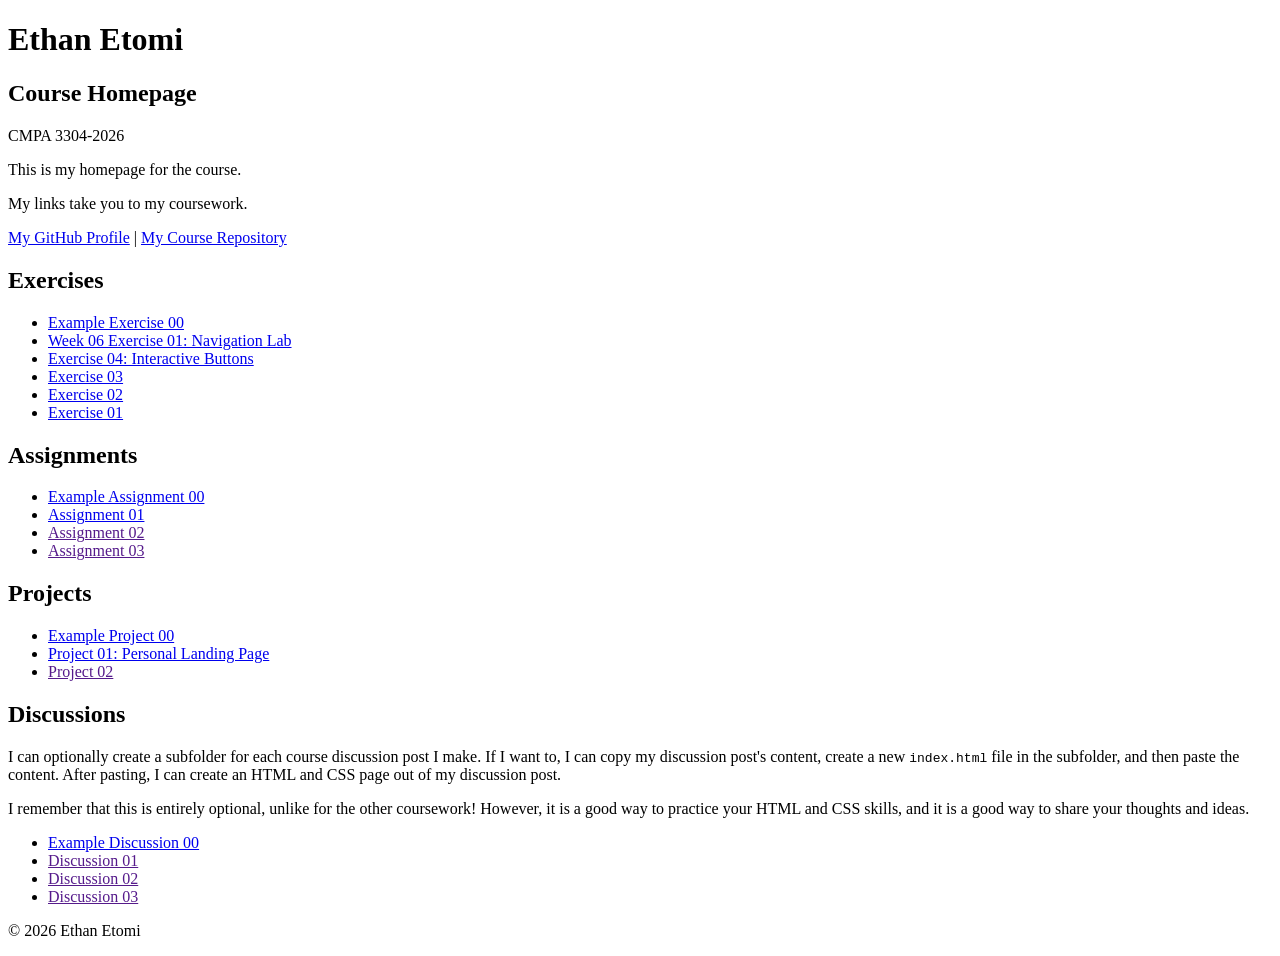
<file: index.html>
<!DOCTYPE html>

<!--

INSTRUCTIONS: HOW TO CHANGE THIS PAGE:

1. Change "Student Name" in the title above to your real name.

2. Change "Your Name" in the big heading below to your real name.

3. Change "your-username" to your real GitHub username in both links.

4. Change "your-repo-name" to the name of this repository.

5. Change "Course Name" to the name of your class.

6. Change "Semester Year" to match when you are taking this class.

7. Add links to your work:
    - Find the words that say "Exercise 01", "Assignment 01", etc.
    - Between the quote marks in href="", put the relative link to your work in the subfolder. You can simply link to the subfolder name. Take a look at the example folders and links to see how to do this.
    - For work not yet started/completed, you can leave the href="" blank until you are ready.
    - Change the words "Exercise 01" to match the name of the exercise. Do the same for assignments and projects. If you add your discussion posts, do the same for them.
    - Do this for each piece of work you finish.

8. You can add more links by copying a whole line like this:
    <li><a href="">New Work Name</a></li>
    Then paste it below the last one in that section.

9. Save your changes and push to GitHub when you are done. Remember you can use GitHub Desktop to help you with this.

Remember: During the course, if you want, you can style your homepage to introduce your own style and aesthetics. To start, keep this page simple and plain. This is just a template to get you started. Embrace the handcrafted approach to web design and development: change things to make them your own.

Remember: You must have a GitHub account, a new GitHub repository for this course, and this file (index.html) in that repository. 

Remember: You must create subfolders for each piece of coursework as the semester progresses.

-->

<html lang="en">
    <head>
        <meta charset="UTF-8" />
        <meta name="viewport" content="width=device-width, initial-scale=1.0" />
        <title>Ethan Etomi - Course Homepage</title>
    </head>

    <body>
        <header>
            <h1>Ethan Etomi</h1>
            <h2>Course Homepage</h2>
            <p>CMPA 3304-2026</p>
            <p>This is my homepage for the course.</p>
            <p>My links take you to my coursework.</p>
            <nav>
                <a href="https://github.com/ethanetomi">My GitHub Profile</a>
                |
                <a href="https://github.com/ethanetomi/ethanetomi3304">
                    My Course Repository
                </a>
            </nav>
        </header>

        <main>
            <section>
                <h2>Exercises</h2>
                <ul>
                    <li>
                        <a href="example-exercise-00/">Example Exercise 00</a>
                    </li>
                    <li><a href="week-06-exercise-01/">Week 06 Exercise 01: Navigation Lab</a></li>
                    <li><a href="week-05-excercise-01/">Exercise 04: Interactive Buttons</a></li>
                    <li><a href="week-04-excercise-02/">Exercise 03</a></li>
                    <li><a href="week-04-excercise-01/">Exercise 02</a></li>
                    <li><a href="week-03-excercise-01/">Exercise 01</a></li>
                </ul>
            </section>

            <section>
                <h2>Assignments</h2>
                <ul>
                    <li>
                        <a href="example-assignment-00/">
                            Example Assignment 00
                        </a>
                    </li>
                    <li><a href="assignment-01/index.html">Assignment 01</a></li>
                    <li><a href="">Assignment 02</a></li>
                    <li><a href="">Assignment 03</a></li>
                </ul>
            </section>

            <section>
                <h2>Projects</h2>
                <ul>
                    <li>
                        <a href="example-project-00/">Example Project 00</a>
                    </li>
                    <li><a href="project-01/">Project 01: Personal Landing Page</a></li>
                    <li><a href="">Project 02</a></li>
                </ul>
            </section>

            <section>
                <h2>Discussions</h2>
                <p>
                    I can optionally create a subfolder for each course
                    discussion post I make. If I want to, I can copy my
                    discussion post's content, create a new
                    <code>index.html</code>
                    file in the subfolder, and then paste the content. After
                    pasting, I can create an HTML and CSS page out of my
                    discussion post.
                </p>
                <p>
                    I remember that this is entirely optional, unlike for the
                    other coursework! However, it is a good way to practice your
                    HTML and CSS skills, and it is a good way to share your
                    thoughts and ideas.
                </p>
                <ul>
                    <li>
                        <a href="example-discussion-00/">
                            Example Discussion 00
                        </a>
                    </li>
                    <li><a href="">Discussion 01</a></li>
                    <li><a href="">Discussion 02</a></li>
                    <li><a href="">Discussion 03</a></li>
                </ul>
            </section>
        </main>

        <footer>
            <p>&copy; 2026 Ethan Etomi</p>
        </footer>
    </body>
</html>
</file>
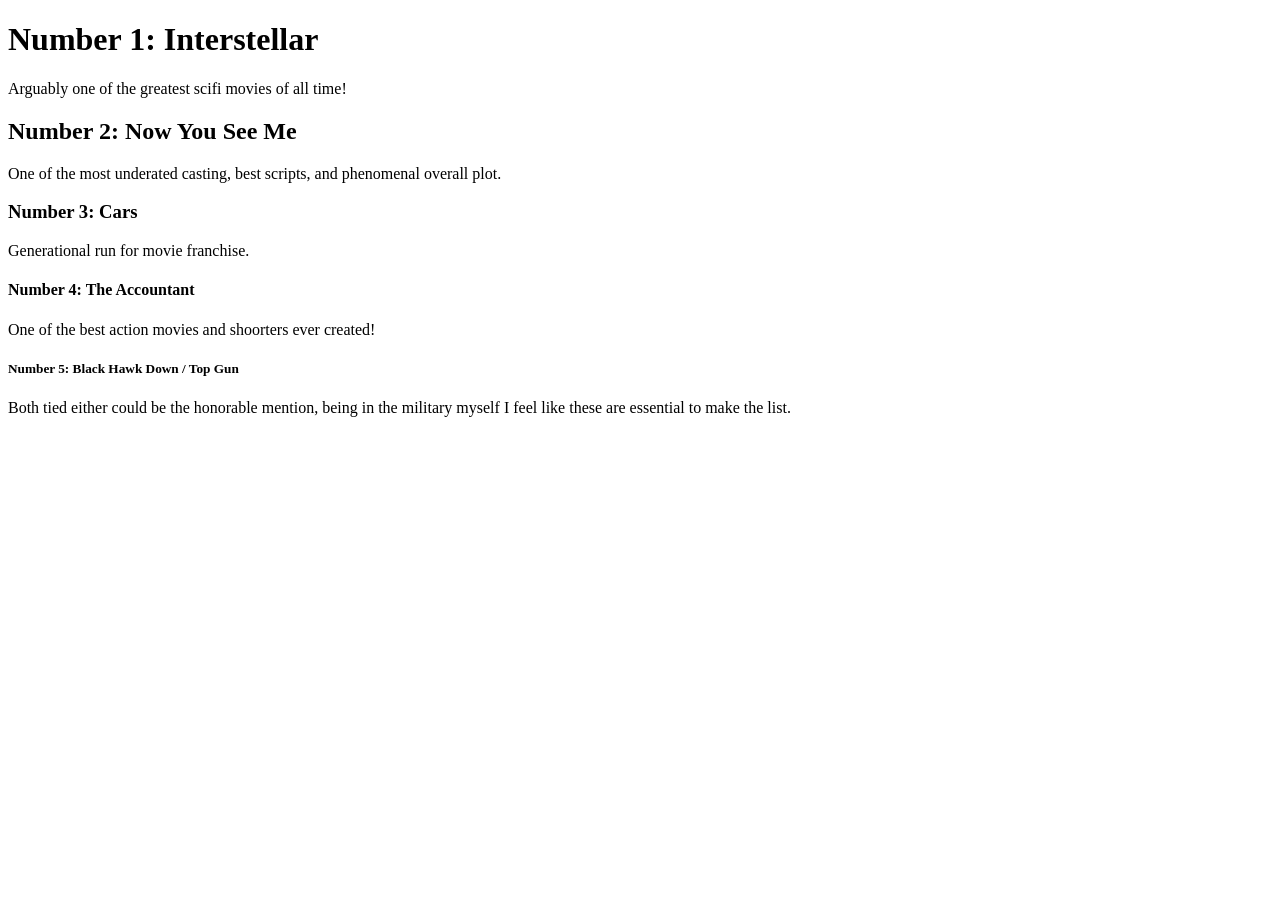
<file: assignment-01/index.html>
<!DOCTYPE html>
<html lang="en">
    <head>
        <title>My top five movies of All Time </title> 

    </head>
    <body>
        <h1>Number 1: Interstellar</h1>

        <p>
            Arguably one of the greatest scifi movies of all time!
        </p>
        <h2>
            Number 2: Now You See Me
        </h2>
        <p>
            One of the most underated casting, best scripts, and phenomenal overall plot.
        </p>
        <h3>
            Number 3: Cars 
        </h3>
        <p>
            Generational run for movie franchise.
        </p>
        <h4>
            Number 4: The Accountant
        </h4>
        <p>
            One of the best action movies and shoorters ever created!
        </p>
        <h5>
            Number 5: Black Hawk Down / Top Gun
        </h5>
        <p>
            Both tied either could be the honorable mention, being in the military myself I feel like these are essential to make the list.
        </p>
    </body>


</html>
</file>
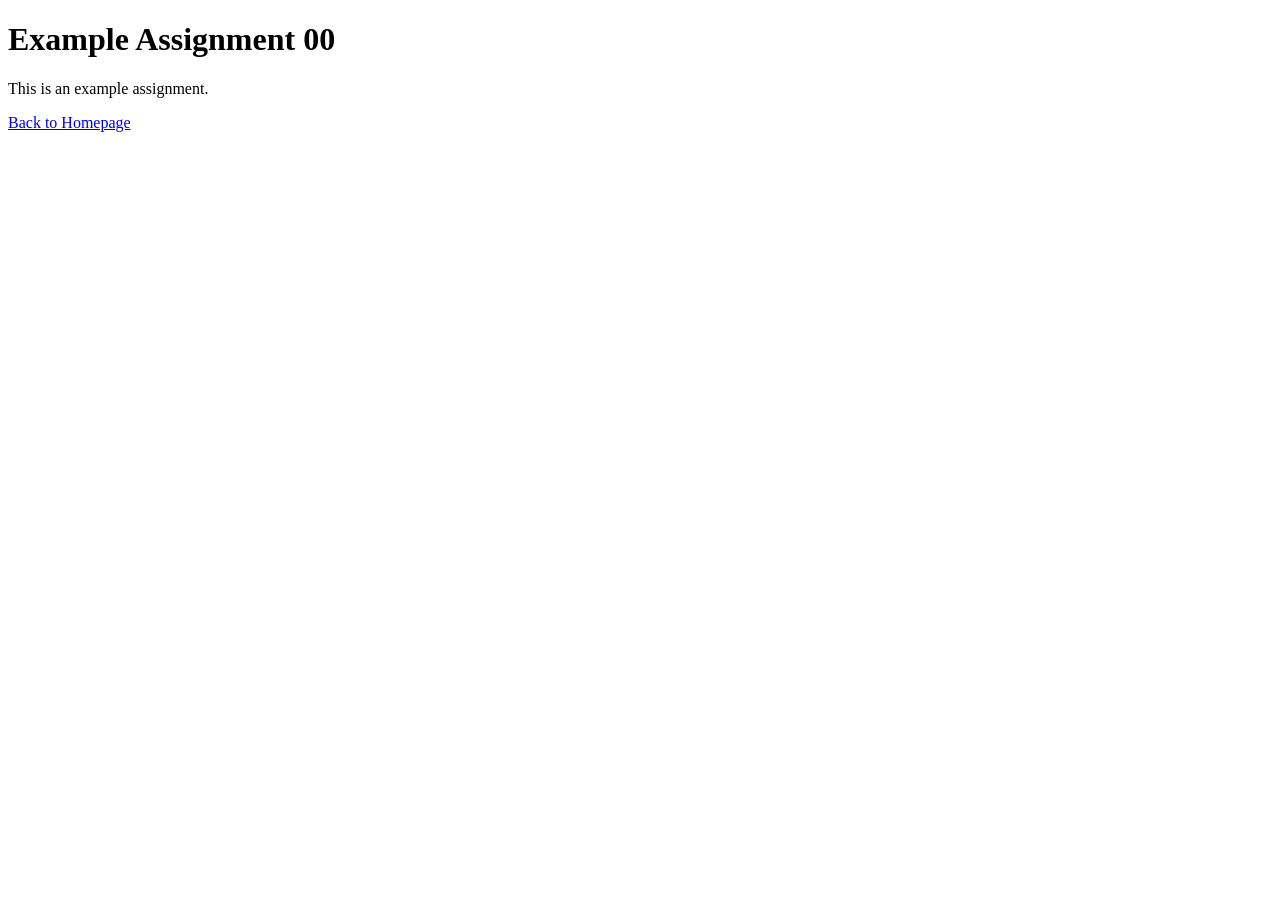
<file: example-assignment-00/index.html>
<!DOCTYPE html>
<html lang="en">
    <head>
        <meta charset="UTF-8" />
        <meta name="viewport" content="width=device-width, initial-scale=1.0" />
        <title>Example Assignment 00</title>
    </head>
    <body>
        <h1>Example Assignment 00</h1>
        <p>This is an example assignment.</p>
        <a href="../index.html">Back to Homepage</a>
    </body>
</html>
</file>
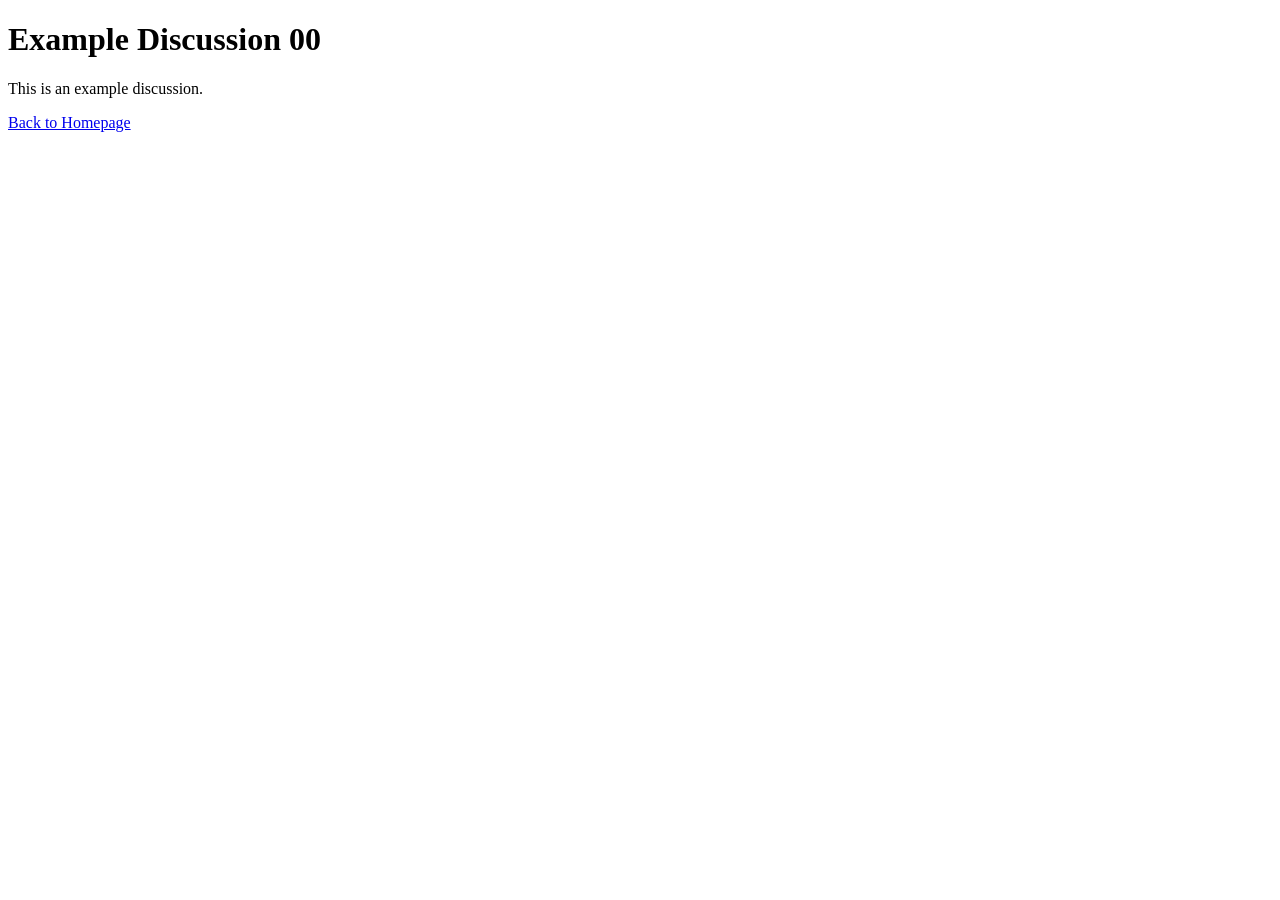
<file: example-discussion-00/index.html>
<!DOCTYPE html>
<html lang="en">
    <head>
        <meta charset="UTF-8" />
        <meta name="viewport" content="width=device-width, initial-scale=1.0" />
        <title>Example Discussion 00</title>
    </head>
    <body>
        <h1>Example Discussion 00</h1>
        <p>This is an example discussion.</p>
        <a href="../index.html">Back to Homepage</a>
    </body>
</html>
</file>
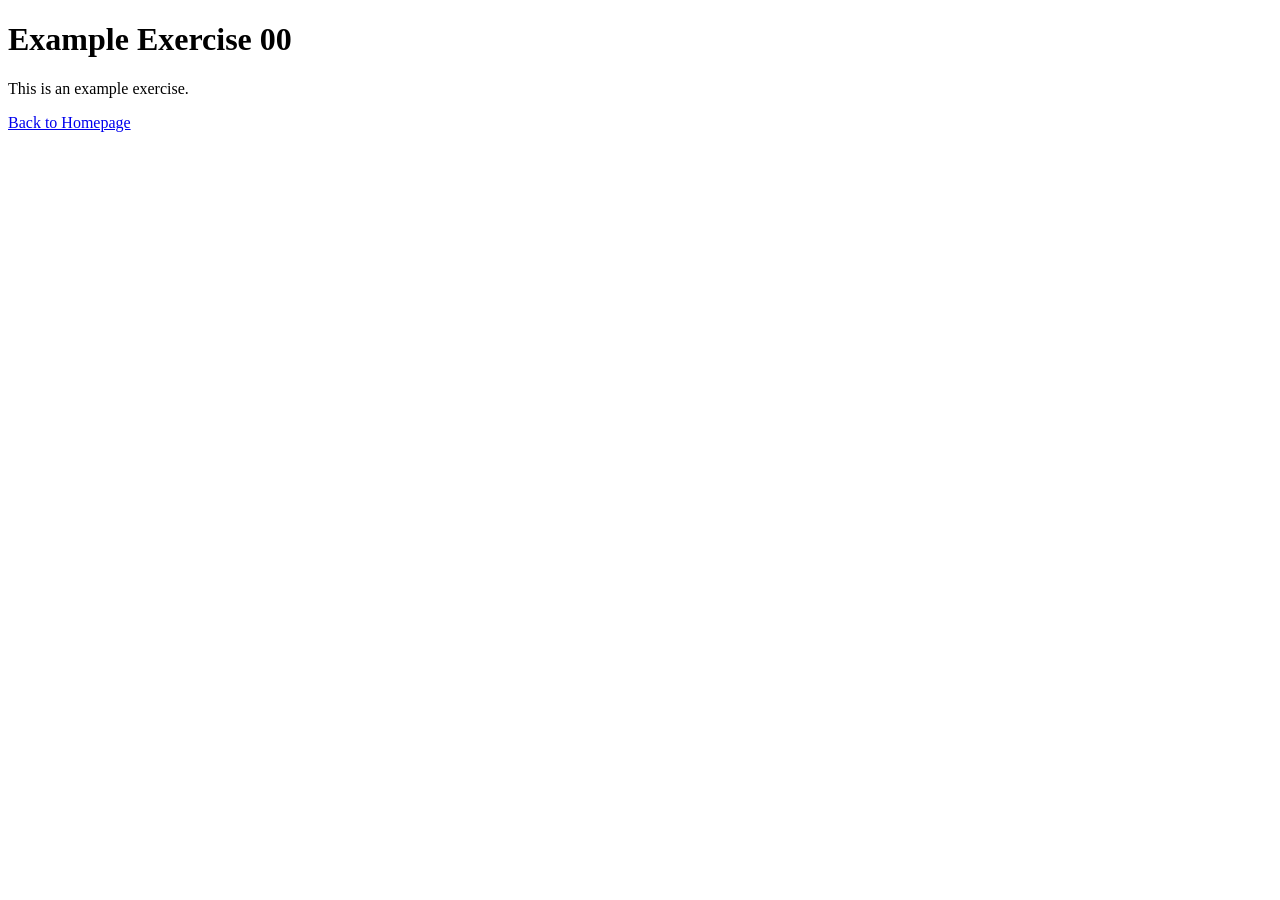
<file: example-exercise-00/index.html>
<!DOCTYPE html>
<html lang="en">
    <head>
        <meta charset="UTF-8" />
        <meta name="viewport" content="width=device-width, initial-scale=1.0" />
        <title>Example Exercise 00</title>
    </head>
    <body>
        <h1>Example Exercise 00</h1>
        <p>This is an example exercise.</p>
        <a href="../index.html">Back to Homepage</a>
    </body>
</html>
</file>
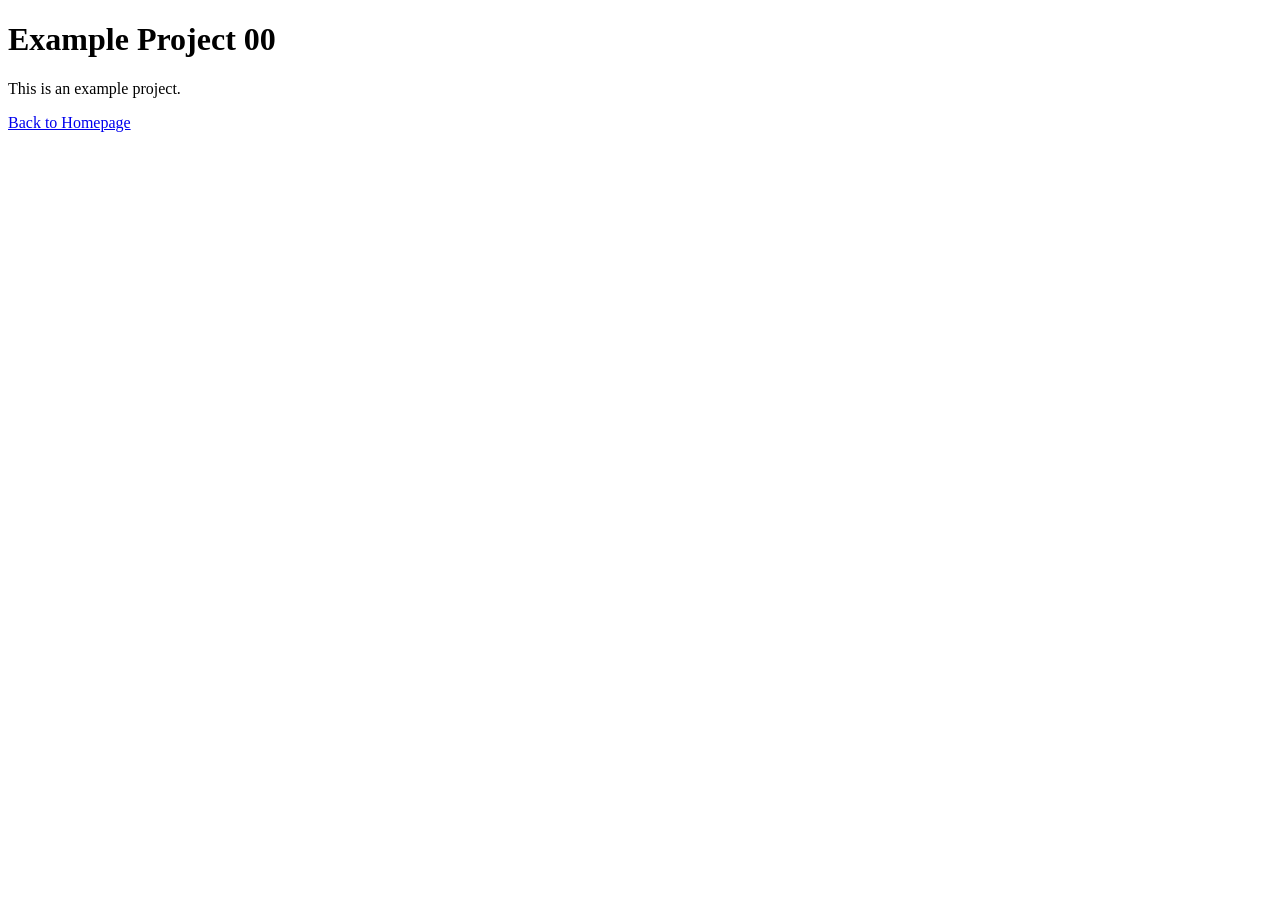
<file: example-project-00/index.html>
<!DOCTYPE html>
<html lang="en">
    <head>
        <meta charset="UTF-8" />
        <meta name="viewport" content="width=device-width, initial-scale=1.0" />
        <title>Example Project 00</title>
    </head>
    <body>
        <h1>Example Project 00</h1>
        <p>This is an example project.</p>
        <a href="../index.html">Back to Homepage</a>
    </body>
</html>
</file>
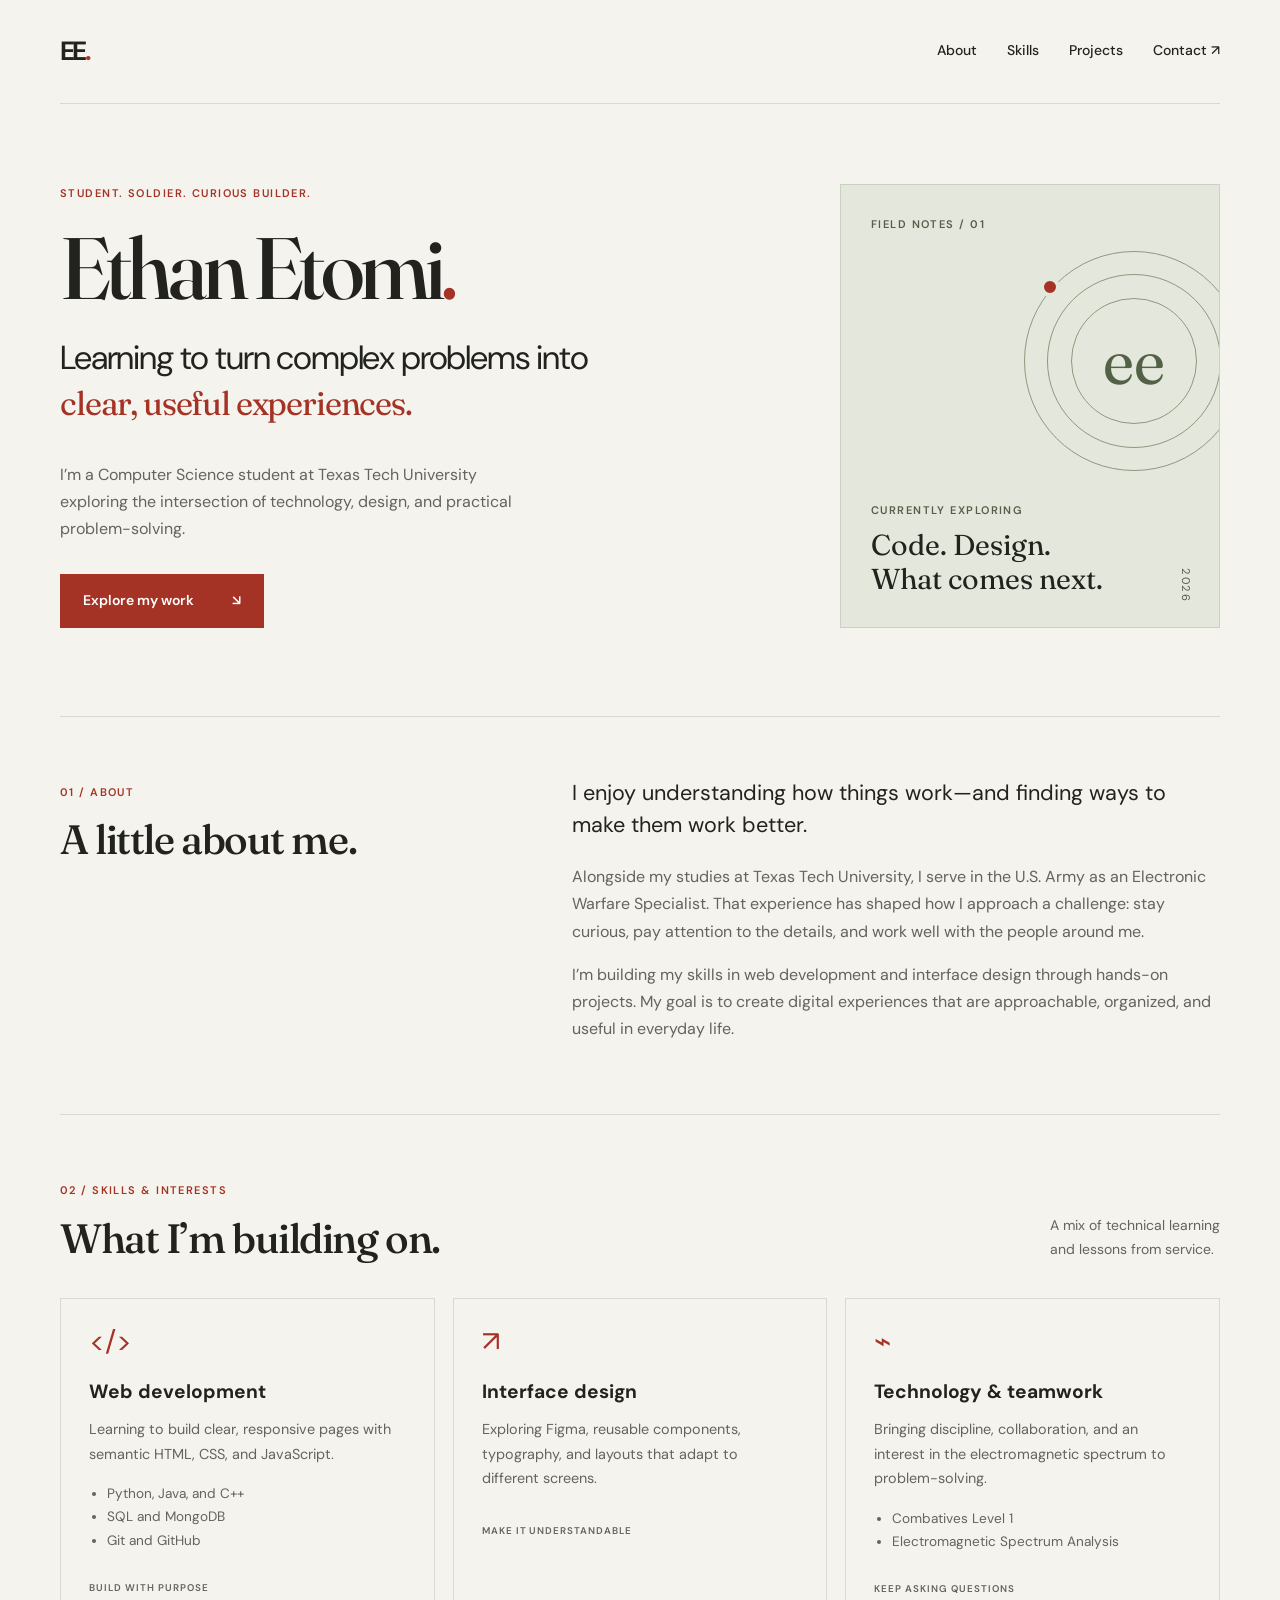
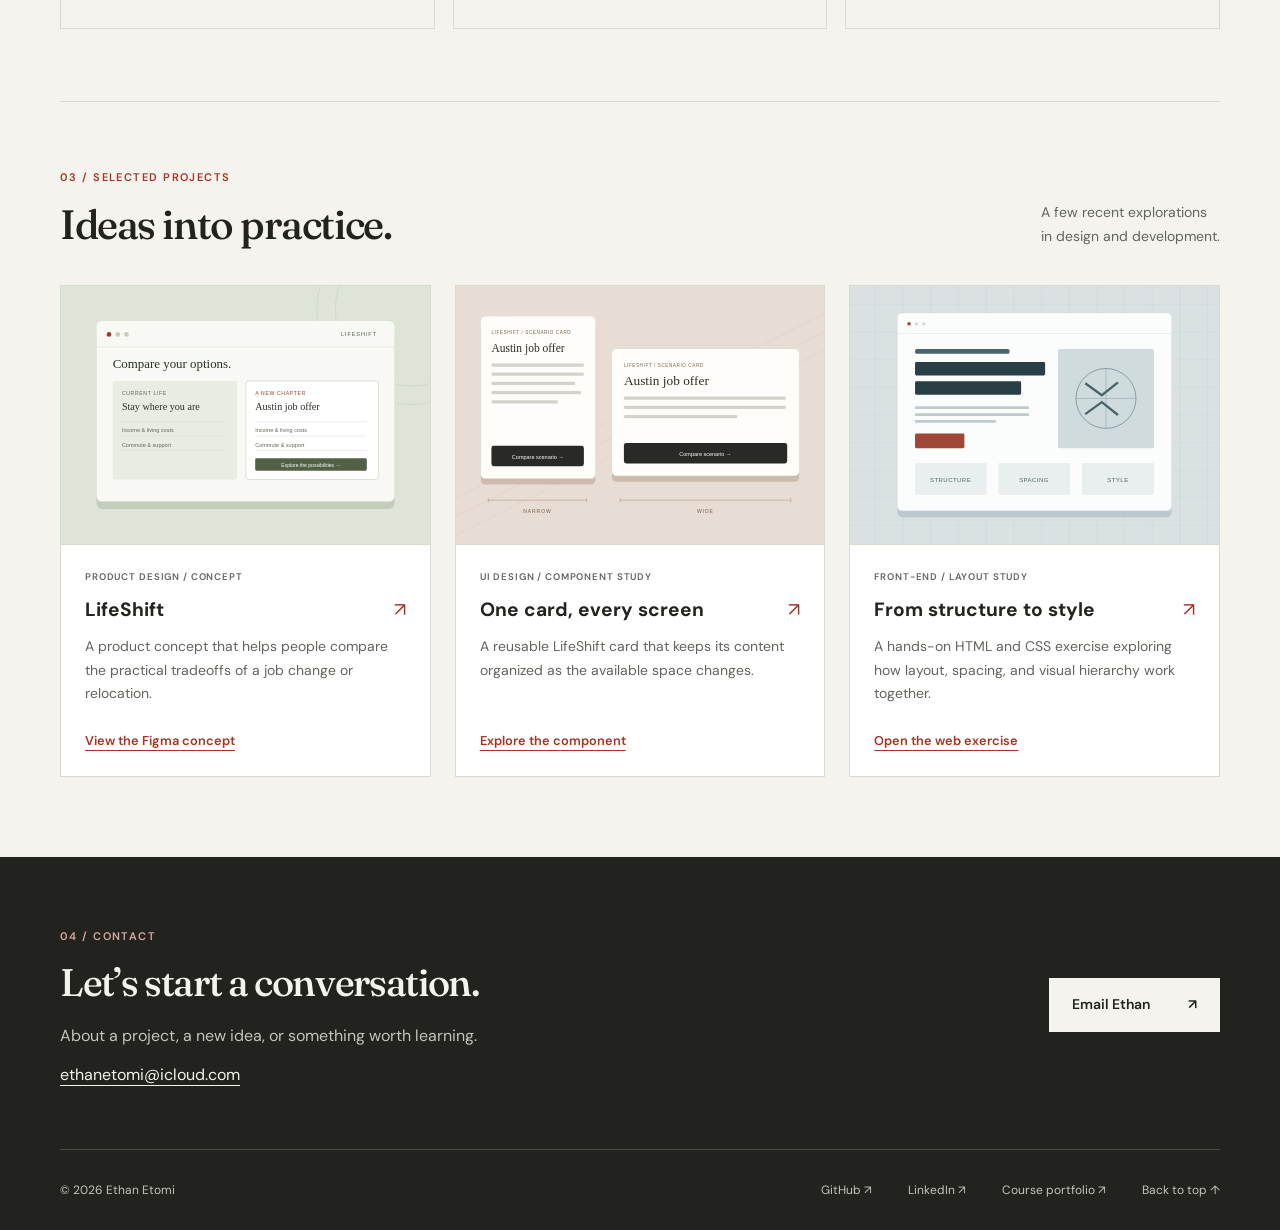
<file: project-01/index.html>
<!DOCTYPE html>
<html lang="en">
<head>
  <meta charset="UTF-8">
  <meta name="viewport" content="width=device-width, initial-scale=1.0">
  <meta name="description" content="Ethan Etomi — a Texas Tech student exploring web development, thoughtful design, and technology.">
  <title>Ethan Etomi | Personal Portfolio</title>
  <link rel="preconnect" href="https://fonts.googleapis.com">
  <link rel="preconnect" href="https://fonts.gstatic.com" crossorigin>
  <link href="https://fonts.googleapis.com/css2?family=DM+Sans:wght@400;500;600;700&family=Fraunces:wght@500;600&display=swap" rel="stylesheet">
  <link rel="stylesheet" href="style.css">
</head>
<body>
  <a class="skip-link" href="#main-content">Skip to content</a>
  <header id="home">
  <div class="site-header page-width">
    <a class="wordmark" href="#home" aria-label="Ethan Etomi, back to top">EE<span aria-hidden="true">.</span></a>
    <nav aria-label="Main navigation">
      <ul class="nav-list">
        <li><a href="#about">About</a></li>
        <li><a href="#skills">Skills</a></li>
        <li><a href="#projects">Projects</a></li>
        <li><a href="#contact">Contact <span aria-hidden="true">↗</span></a></li>
      </ul>
    </nav>
  </div>

    <section class="hero page-width" aria-labelledby="hero-title">
      <div class="hero-copy">
        <p class="eyebrow">Student. Soldier. Curious builder.</p>
        <h1 id="hero-title">Ethan Etomi<span class="accent">.</span></h1>
        <p class="hero-intro">Learning to turn complex problems into <em>clear, useful experiences.</em></p>
        <p class="hero-description">I’m a Computer Science student at Texas Tech University exploring the intersection of technology, design, and practical problem-solving.</p>
        <a class="button" href="#projects">Explore my work <span aria-hidden="true">↘</span></a>
      </div>
      <aside class="field-note" aria-label="Current focus">
        <span class="note-index">FIELD NOTES / 01</span>
        <div class="orbit" aria-hidden="true"><span class="orbit-dot"></span><span class="orbit-core">ee</span></div>
        <div class="note-bottom"><p class="eyebrow">Currently exploring</p><p>Code. Design.<br>What comes next.</p></div>
        <span class="note-year">2026</span>
      </aside>
    </section>

  </header>

  <main id="main-content" class="page-width">
    <section class="about section-block" id="about" aria-labelledby="about-title">
      <div class="section-heading"><span class="section-number">01 / ABOUT</span><h2 id="about-title">A little about me.</h2></div>
      <div class="about-copy">
        <p class="large-copy">I enjoy understanding how things work—and finding ways to make them work better.</p>
        <p>Alongside my studies at Texas Tech University, I serve in the U.S. Army as an Electronic Warfare Specialist. That experience has shaped how I approach a challenge: stay curious, pay attention to the details, and work well with the people around me.</p>
        <p>I’m building my skills in web development and interface design through hands-on projects. My goal is to create digital experiences that are approachable, organized, and useful in everyday life.</p>
      </div>
    </section>

    <section class="section-block" id="skills" aria-labelledby="skills-title">
      <div class="section-heading section-heading-wide"><div><span class="section-number">02 / SKILLS &amp; INTERESTS</span><h2 id="skills-title">What I’m building on.</h2></div><p>A mix of technical learning<br>and lessons from service.</p></div>
      <div class="skills-list">
        <article class="skill-card"><span class="skill-icon" aria-hidden="true">&lt;/&gt;</span><h3>Web development</h3><p>Learning to build clear, responsive pages with semantic HTML, CSS, and JavaScript.</p><ul class="skill-details"><li>Python, Java, and C++</li><li>SQL and MongoDB</li><li>Git and GitHub</li></ul><span class="skill-tag">Build with purpose</span></article>
        <article class="skill-card"><span class="skill-icon" aria-hidden="true">↗</span><h3>Interface design</h3><p>Exploring Figma, reusable components, typography, and layouts that adapt to different screens.</p><span class="skill-tag">Make it understandable</span></article>
        <article class="skill-card"><span class="skill-icon" aria-hidden="true">⌁</span><h3>Technology &amp; teamwork</h3><p>Bringing discipline, collaboration, and an interest in the electromagnetic spectrum to problem-solving.</p><ul class="skill-details"><li>Combatives Level 1</li><li>Electromagnetic Spectrum Analysis</li></ul><span class="skill-tag">Keep asking questions</span></article>
      </div>
    </section>

    <section class="section-block" id="projects" aria-labelledby="projects-title">
      <div class="section-heading section-heading-wide"><div><span class="section-number">03 / SELECTED PROJECTS</span><h2 id="projects-title">Ideas into practice.</h2></div><p>A few recent explorations<br>in design and development.</p></div>
      <div class="projects-list">
        <article class="project-card">
          <a class="project-link" href="https://www.figma.com/design/b7Rbj91EY2198h3A5Ls1Vo/LifeShift-Product-Design-Proposal?node-id=2-65">
            <div class="project-image"><img src="images/lifeshift.svg" alt="Illustration of a LifeShift comparison screen with two life-scenario cards" width="800" height="560" loading="lazy"></div>
            <div class="project-body"><span class="project-category">PRODUCT DESIGN / CONCEPT</span><h3>LifeShift <span aria-hidden="true">↗</span></h3><p>A product concept that helps people compare the practical tradeoffs of a job change or relocation.</p><span class="text-link">View the Figma concept</span></div>
          </a>
        </article>
        <article class="project-card">
          <a class="project-link" href="https://www.figma.com/design/X85B0LRwJ0fNIOPG5Vi9jb/Card-Component?node-id=3-2">
            <div class="project-image"><img src="images/responsive-card.svg" alt="Illustration of the same scenario card adapting to narrow and wide layouts" width="800" height="560" loading="lazy"></div>
            <div class="project-body"><span class="project-category">UI DESIGN / COMPONENT STUDY</span><h3>One card, every screen <span aria-hidden="true">↗</span></h3><p>A reusable LifeShift card that keeps its content organized as the available space changes.</p><span class="text-link">Explore the component</span></div>
          </a>
        </article>
        <article class="project-card">
          <a class="project-link" href="../week-04-excercise-01/index.html">
            <div class="project-image"><img src="images/web-study.svg" alt="Illustration of a responsive web page with a clear heading, image, and content sections" width="800" height="560" loading="lazy"></div>
            <div class="project-body"><span class="project-category">FRONT-END / LAYOUT STUDY</span><h3>From structure to style <span aria-hidden="true">↗</span></h3><p>A hands-on HTML and CSS exercise exploring how layout, spacing, and visual hierarchy work together.</p><span class="text-link">Open the web exercise</span></div>
          </a>
        </article>
      </div>
    </section>
  </main>

  <footer class="site-footer" id="contact">
    <div class="page-width">
      <div class="contact-row"><div><span class="section-number">04 / CONTACT</span><h2>Let’s start a conversation.</h2><p>About a project, a new idea, or something worth learning.</p><a class="contact-email" href="mailto:ethanetomi@icloud.com">ethanetomi@icloud.com</a></div><a class="button button-light" href="mailto:ethanetomi@icloud.com">Email Ethan <span aria-hidden="true">↗</span></a></div>
      <div class="footer-bottom"><p>© 2026 Ethan Etomi</p><a href="https://github.com/ethanetomi">GitHub <span aria-hidden="true">↗</span></a><a href="https://www.linkedin.com/in/ethan-etomi/">LinkedIn <span aria-hidden="true">↗</span></a><a href="../index.html">Course portfolio <span aria-hidden="true">↗</span></a><a href="#home">Back to top <span aria-hidden="true">↑</span></a></div>
    </div>
  </footer>
</body>
</html>
</file>
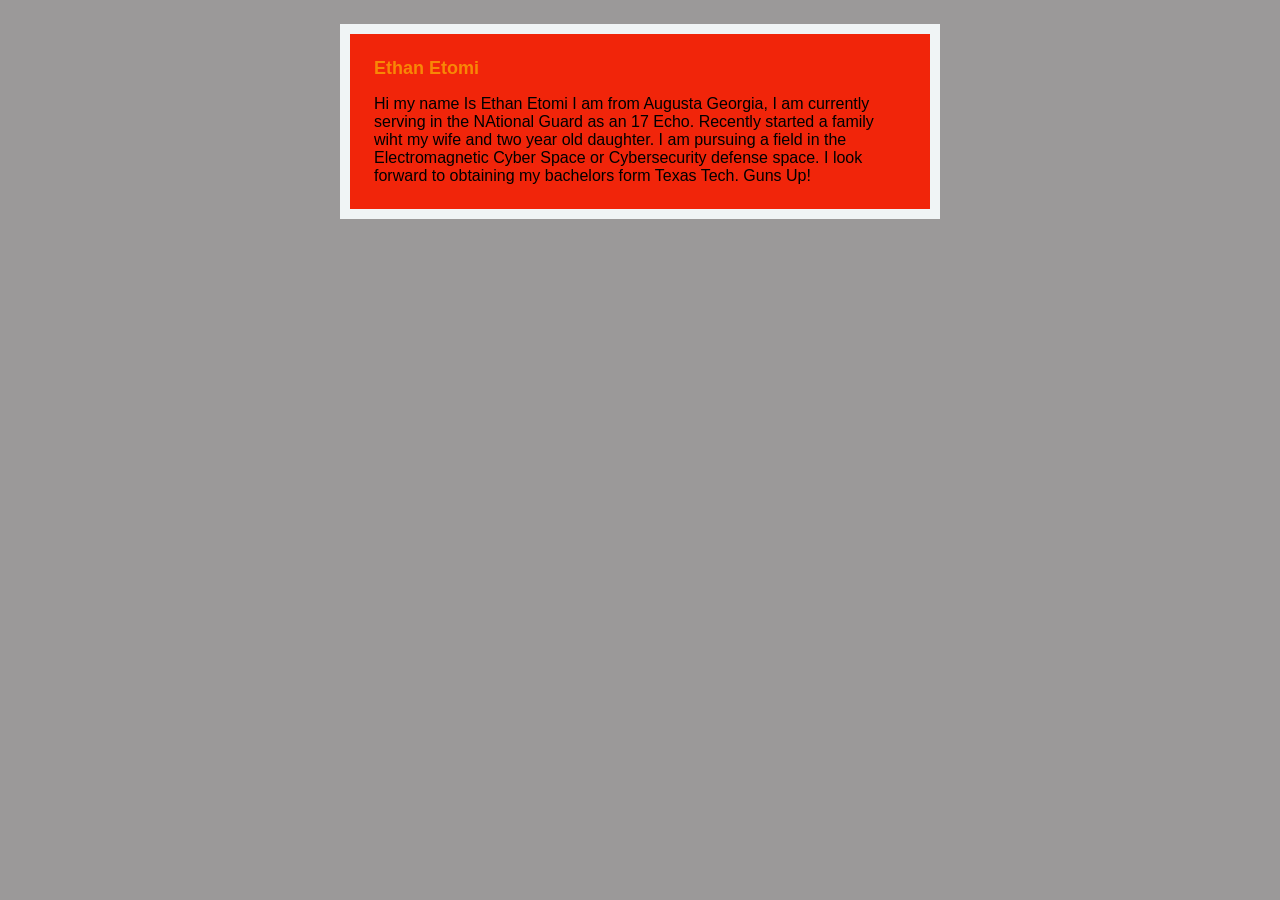
<file: week-03-excercise-01/index.html>
<!DOCTYPE html>
<html lang="en">
    <head>
      
        <title>Ethan Etomi</title>
          <link rel="stylesheet" href="style.css">
       
    </head>
     <body>
        <div class="card">
            <h1>Ethan Etomi</h1>
                <p>
                    Hi my name Is Ethan Etomi I am from Augusta Georgia, I am currently serving in the NAtional Guard as an 17 Echo. Recently started a family wiht my wife and two year old daughter.
                    I am pursuing a field in the Electromagnetic Cyber Space or Cybersecurity defense space. I look forward to obtaining my bachelors form Texas Tech. Guns Up!
                </p>

            

        </div>

    </body>
</html>
</file>
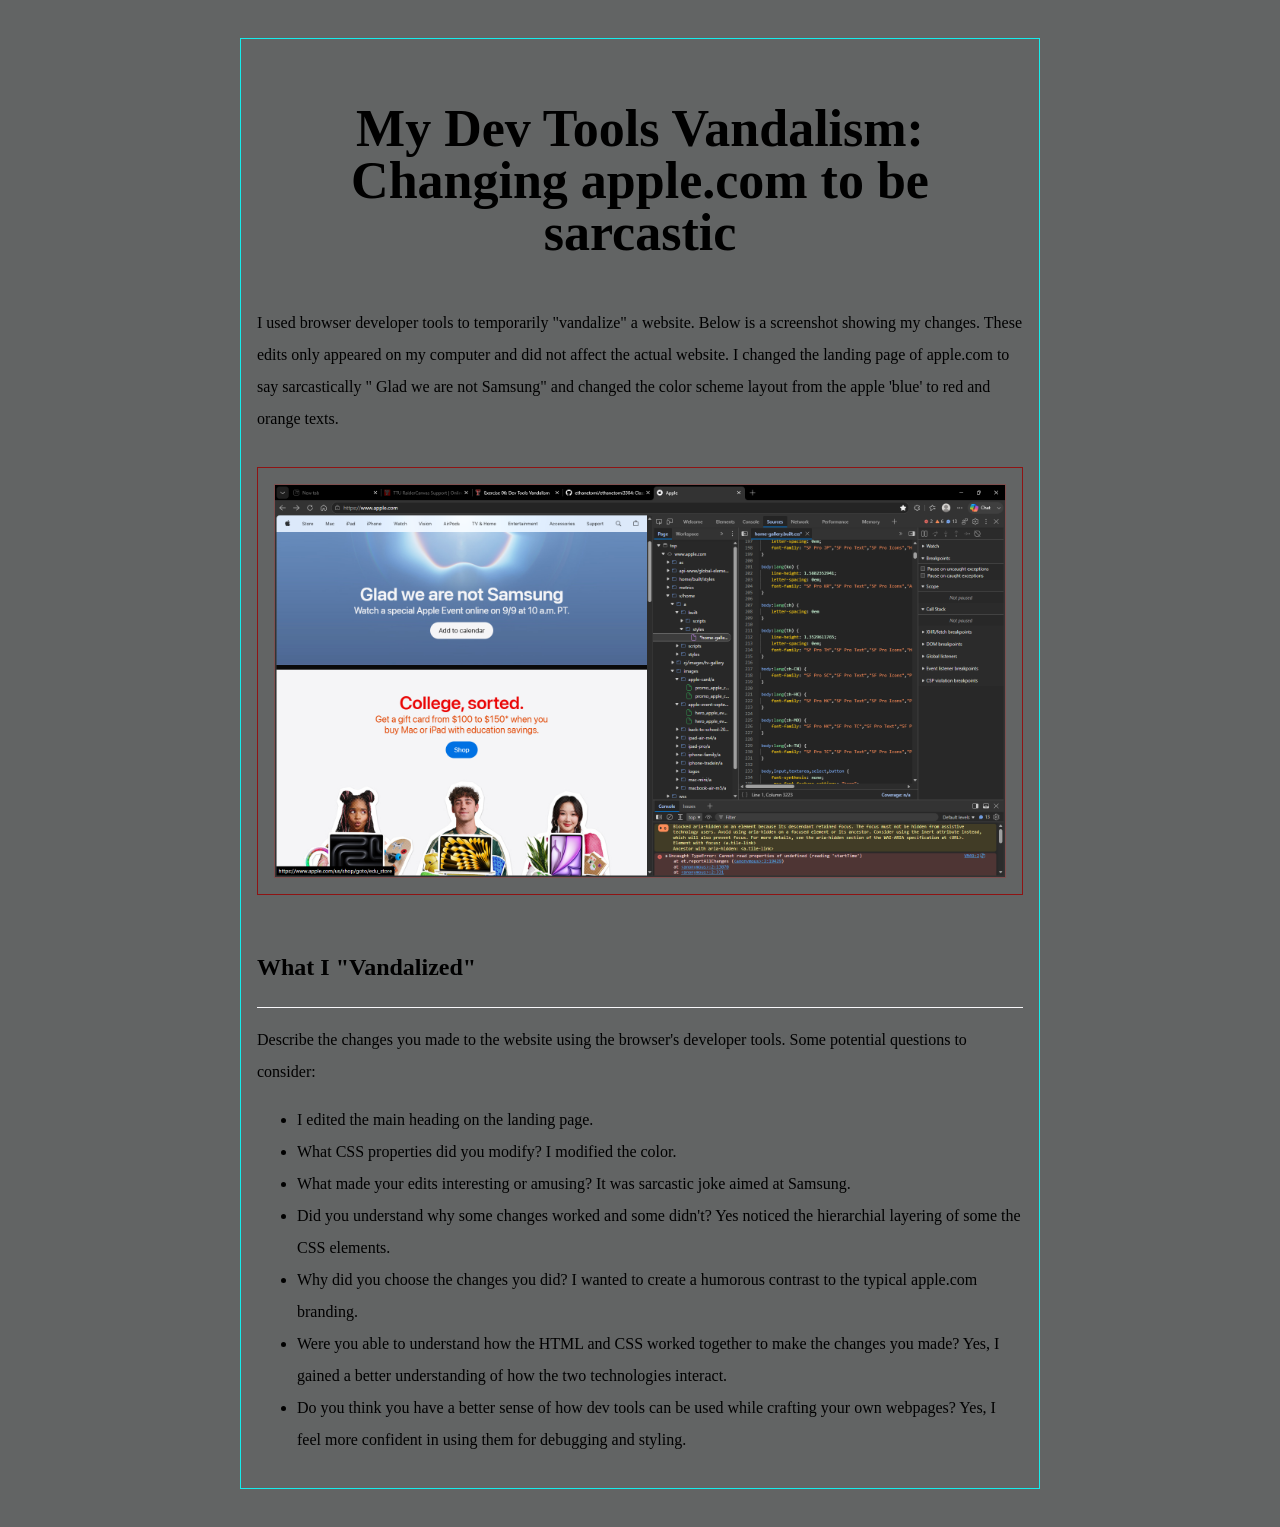
<file: week-04-excercise-01/index.html>
<!DOCTYPE html>
<html lang="en">

<head>
    <meta charset="UTF-8" />
    <meta name="viewport" content="width=device-width, initial-scale=1.0" />
    <title>Week 04 Exercise 01 - My Dev Tools Vandalism</title>
    <link rel="stylesheet" href="./style.css" />
</head>

<body>
    <main>
        <h1>My Dev Tools Vandalism: Changing apple.com to be sarcastic</h1>
        <p>
            I used browser developer tools to temporarily "vandalize" a
            website. Below is a screenshot showing my changes. These edits
            only appeared on my computer and did not affect the actual
            website. I changed the landing page of apple.com to say sarcastically " Glad we are not Samsung" and changed the color scheme layout from the apple 'blue' to red and orange texts.
        </p>
        <div class="screenshot-container">
            <!-- 
                IMPORTANT: Update the src attribute below to match your screenshot filename.
                Example: If your screenshot is named "apple-dot-com-but-with-papyrus-font.png", change the line to:
                src="./apple-dot-com-but-with-papyrus-font.png"
            -->
            <img src="apple-dot-com-not-samsung.png" alt="Screenshot of the webpage I vandalized" />
        </div>
        <h2>What I "Vandalized"</h2>
        <p>
            Describe the changes you made to the website using the browser's developer tools. Some potential questions
            to consider:
        <ul>
            <li>I edited the main heading on the landing page.</li>
            <li>What CSS properties did you modify? I modified the color.</li>
            <li>What made your edits interesting or amusing? It was sarcastic joke aimed at Samsung.</li>
            <li>Did you understand why some changes worked and some didn't? Yes noticed the hierarchial layering of some the CSS elements.</li>
            <li>Why did you choose the changes you did? I wanted to create a humorous contrast to the typical apple.com branding.</li>
            <li>Were you able to understand how the HTML and CSS worked together to make the changes you made? Yes, I gained a better understanding of how the two technologies interact.</li>
            <li>Do you think you have a better sense of how dev tools can be used while crafting your own webpages? Yes, I feel more confident in using them for debugging and styling.</li>
        </ul>
        </p>
    </main>
</body>

</html>
</file>
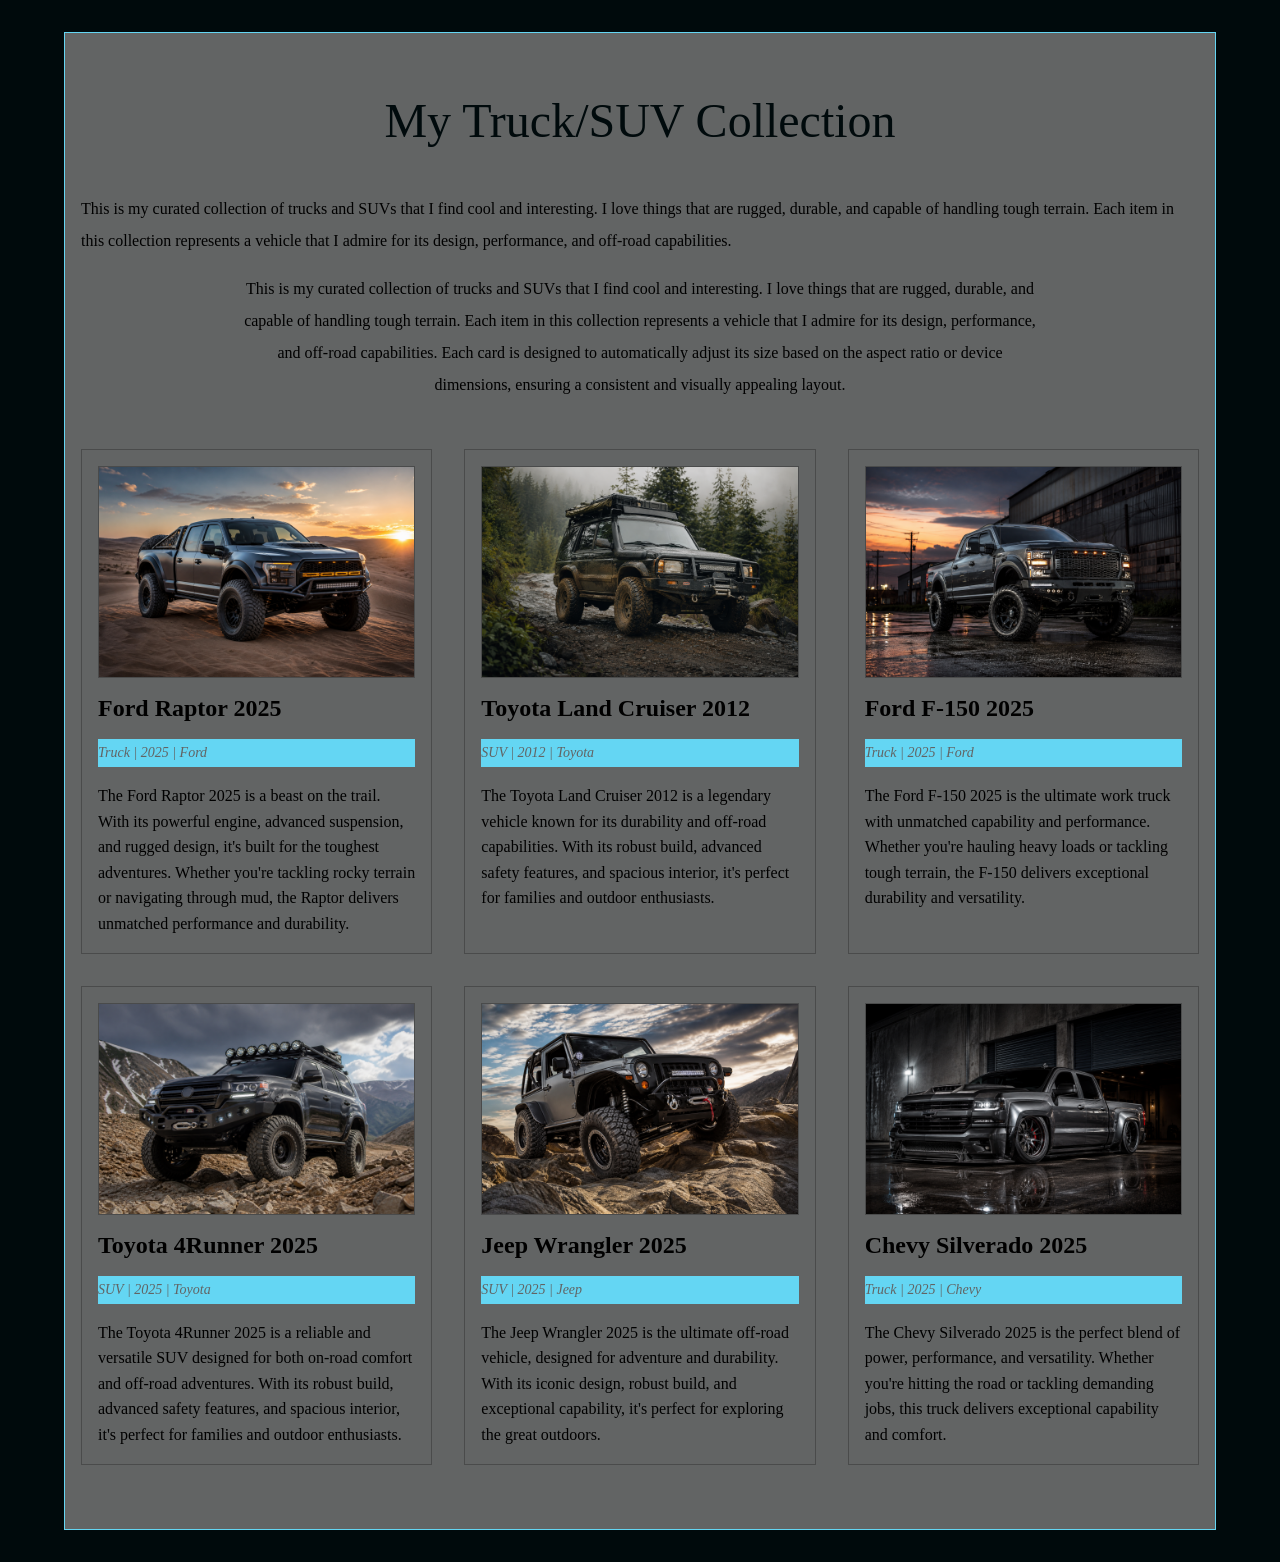
<file: week-04-excercise-02/index.html>
<!DOCTYPE html>
<html lang="en">

<head>
    <meta charset="UTF-8" />
    <meta name="viewport" content="width=device-width, initial-scale=1.0" />
    <title>Week 04 Exercise 02 - My Collection</title>
    <link rel="stylesheet" href="./style.css" />
</head>

<body>
    <main>
        <h1>My Truck/SUV Collection</h1>
            This is my curated collection of trucks and SUVs that I find cool and interesting. 
        I love things that are rugged, durable, and capable of handling tough terrain. Each item in this collection represents a vehicle that I admire for its design, performance, and off-road capabilities. 
        <p>
          This is my curated collection of trucks and SUVs that I find cool and interesting. 
          I love things that are rugged, durable, and capable of handling tough terrain. 
          Each item in this collection represents a vehicle that I admire for its design, performance, and off-road capabilities.
          Each card is designed to automatically adjust its size based on the aspect ratio or device dimensions, ensuring a consistent and visually appealing layout.
        </p>

        <div class="collection-grid">

            <!-- 
                SAMPLE CARD 1
                Replace this entire card with your own item.
                Keep the same structure: image, title, details, description.
            -->
            <div class="collection-card">
                <img src="desert-truck.png" alt="Ford Raptor" />
                <h2>Ford Raptor 2025</h2>
                <p class="details">Truck | 2025 | Ford</p>
                <p class="description">
                    The Ford Raptor 2025 is a beast on the trail. With its powerful engine, advanced suspension, and rugged design, it's built for the toughest adventures. 
                    Whether you're tackling rocky terrain or navigating through mud, the Raptor delivers unmatched performance and durability.
                </p>
            </div>

            <div class="collection-card">
                <img src="expedition-suv.png" alt="Toyota Land Cruiser" />
                <h2>Toyota Land Cruiser 2012</h2>
                <p class="details">SUV | 2012 | Toyota</p>
                <p class="description">
                    The Toyota Land Cruiser 2012 is a legendary vehicle known for its durability and off-road capabilities. 
                    With its robust build, advanced safety features, and spacious interior, it's perfect for families and outdoor enthusiasts.
                </p>
            </div>

            <!-- 
                PLACEHOLDER CARD 3
                Complete this card by adding your image, title, details, and description.
            -->
            <div class="collection-card">
                <img src="heavy-duty-truck.png" alt="Ford F-150" />
                <h2>Ford F-150 2025</h2>
                <p class="details">Truck | 2025 | Ford</p>
                <p class="description">
                    The Ford F-150 2025 is the ultimate work truck with unmatched capability and performance. 
                    Whether you're hauling heavy loads or tackling tough terrain, the F-150 delivers exceptional durability and versatility.
                </p>
            </div>

            <!-- 
                PLACEHOLDER CARD 4
                Complete this card by adding your image, title, details, and description.
            -->
            <div class="collection-card">
                <img src="mountain-suv.png" alt="Toyota 4Runner" />
                <h2>Toyota 4Runner 2025</h2>
                <p class="details">SUV | 2025 | Toyota</p>
                <p class="description">
                    The Toyota 4Runner 2025 is a reliable and versatile SUV designed for both on-road comfort and off-road adventures. 
                    With its robust build, advanced safety features, and spacious interior, it's perfect for families and outdoor enthusiasts.
                </p>
            </div>

            <!-- 
                PLACEHOLDER CARD 5
                Complete this card by adding your image, title, details, and description.
            -->
            <div class="collection-card">
                <img src="rock-crawler.png" alt="Jeep Wrangler" />
                <h2>Jeep Wrangler 2025</h2>
                <p class="details">SUV | 2025 | Jeep</p>
                <p class="description">
                    The Jeep Wrangler 2025 is the ultimate off-road vehicle, designed for adventure and durability. 
                    With its iconic design, robust build, and exceptional capability, it's perfect for exploring the great outdoors.
                </p>
            </div>

            <!-- 
                PLACEHOLDER CARD 5
                Complete this card by adding your image, title, details, and description.
            -->
            <div class="collection-card">
                <img src="street-truck.png" alt="Chevy Silverado" />
                <h2>Chevy Silverado 2025</h2>
                <p class="details">Truck | 2025 | Chevy</p>
                <p class="description">
                    The Chevy Silverado 2025 is the perfect blend of power, performance, and versatility. 
                    Whether you're hitting the road or tackling demanding jobs, this truck delivers exceptional capability and comfort.
                </p>

            </div>
           

            <!-- 
                PLACEHOLDER CARD 6
                Complete this card by adding your image, title, details, and description.
            -->
           
        </div>
    </main>
</body>

</html>
</file>
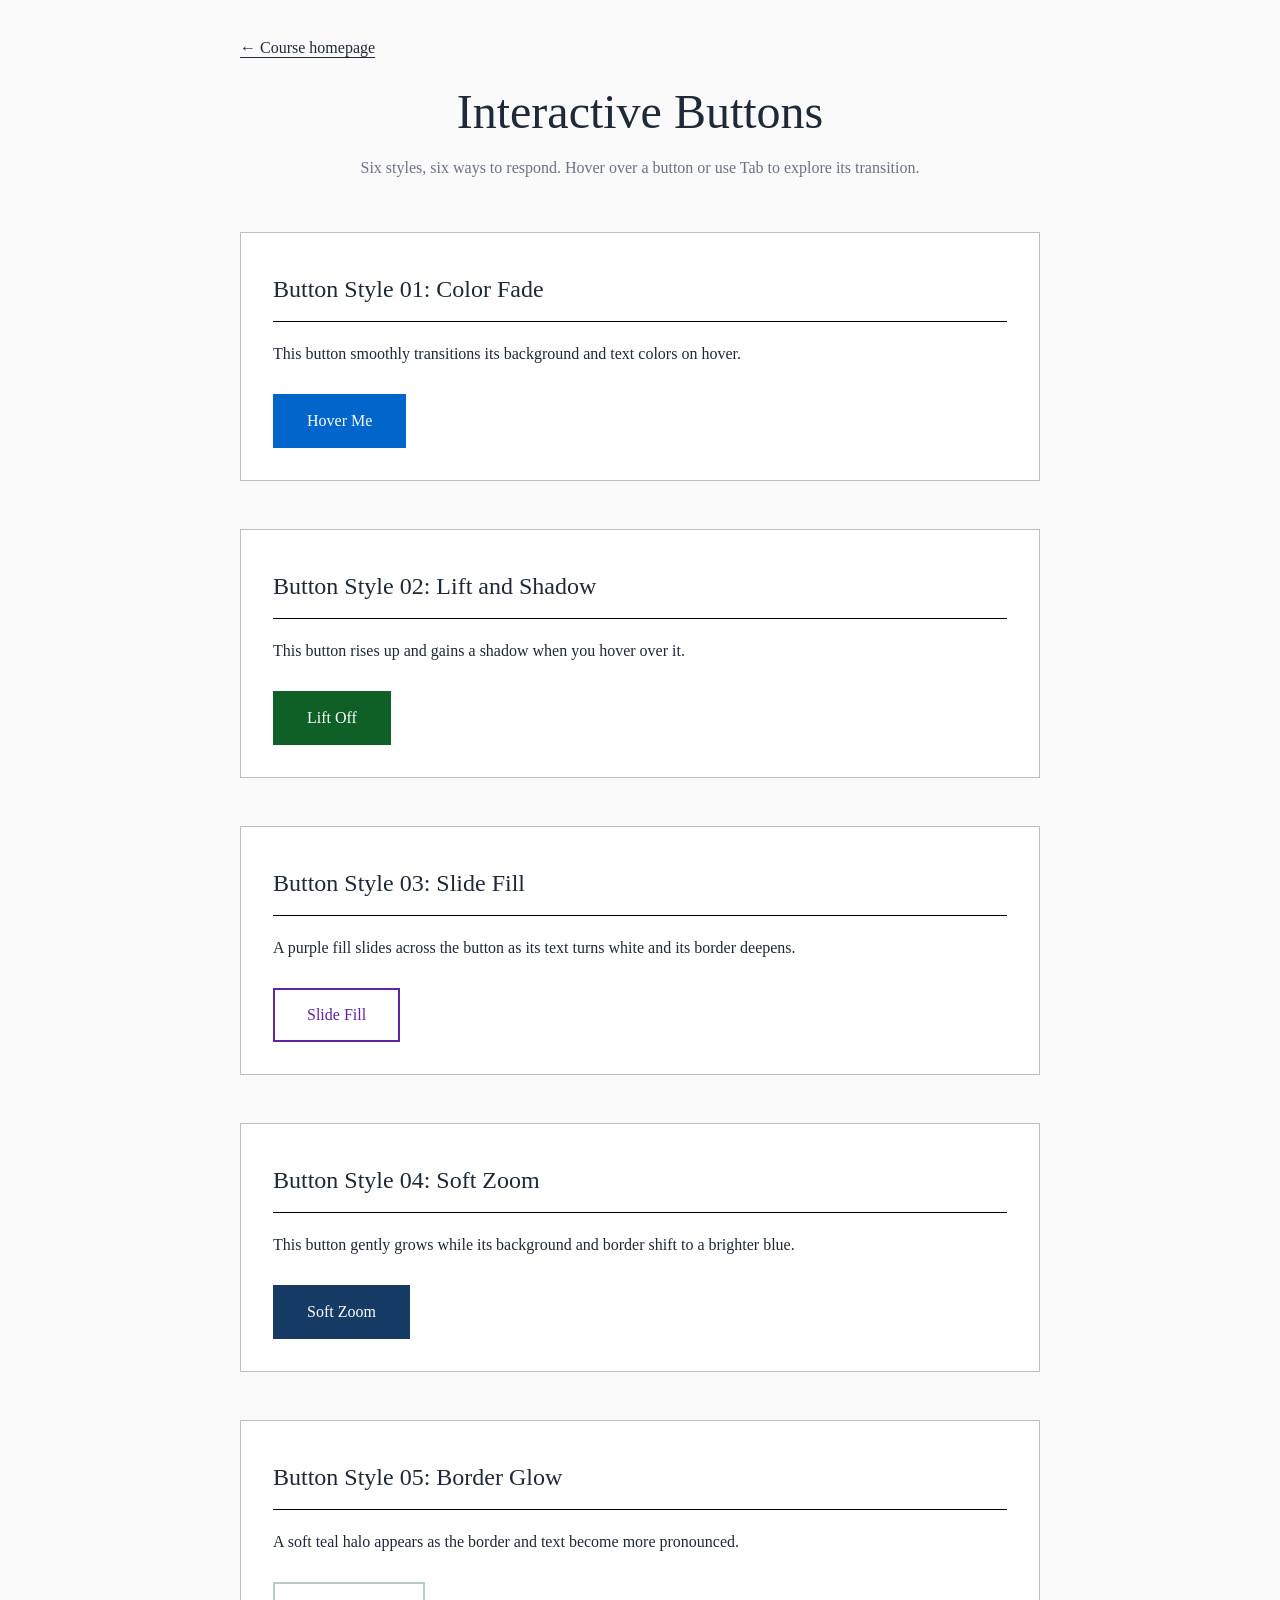
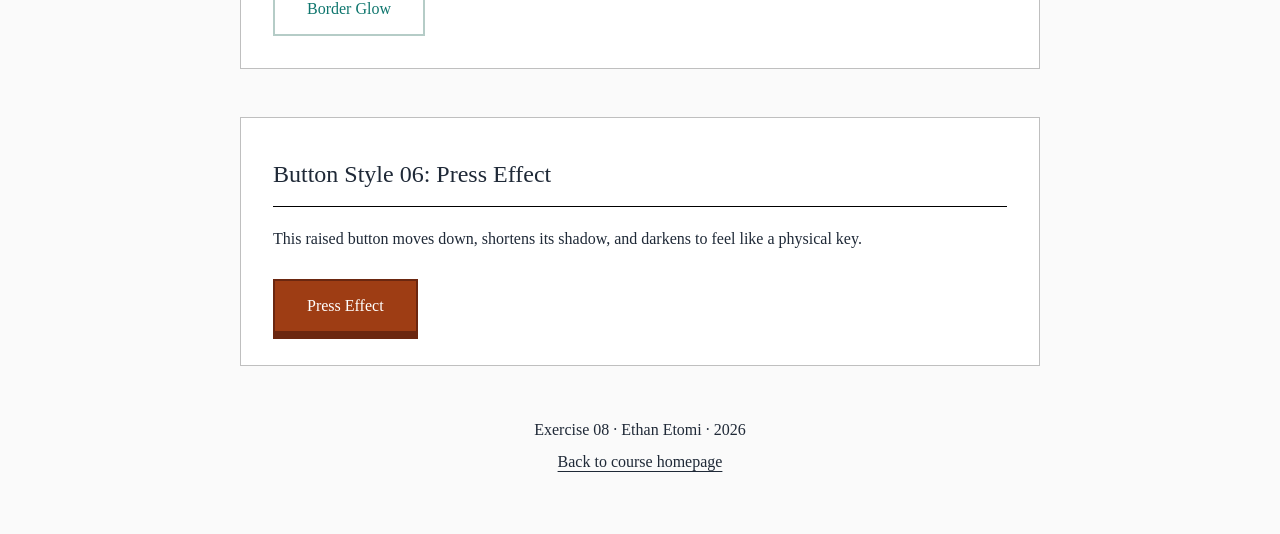
<file: week-05-excercise-01/index.html>
<!DOCTYPE html>
<html lang="en">

<head>
    <meta charset="UTF-8">
    <meta name="viewport" content="width=device-width, initial-scale=1.0">
    <title>Exercise 08: Interactive Buttons | Ethan Etomi</title>
    <link rel="stylesheet" href="./style.css">
</head>

<body>
    <main class="container">
        <header>
            <a class="back-link" href="../index.html">&larr; Course homepage</a>
            <h1>Interactive Buttons</h1>
            <p class="subtitle">Six styles, six ways to respond. Hover over a button or use Tab to explore its transition.</p>
        </header>

        <section class="button-section">
            <h2>Button Style 01: Color Fade</h2>
            <p>This button smoothly transitions its background and text colors on hover.</p>
            <button class="button-01" type="button">Hover Me</button>
        </section>


        <section class="button-section">
            <h2>Button Style 02: Lift and Shadow</h2>
            <p>This button rises up and gains a shadow when you hover over it.</p>
            <button class="button-02" type="button">Lift Off</button>
        </section>

        <section class="button-section">
            <h2>Button Style 03: Slide Fill</h2>
            <p>A purple fill slides across the button as its text turns white and its border deepens.</p>
            <button class="button-03" type="button">Slide Fill</button>
        </section>

        <section class="button-section">
            <h2>Button Style 04: Soft Zoom</h2>
            <p>This button gently grows while its background and border shift to a brighter blue.</p>
            <button class="button-04" type="button">Soft Zoom</button>
        </section>

        <section class="button-section">
            <h2>Button Style 05: Border Glow</h2>
            <p>A soft teal halo appears as the border and text become more pronounced.</p>
            <button class="button-05" type="button">Border Glow</button>
        </section>

        <section class="button-section">
            <h2>Button Style 06: Press Effect</h2>
            <p>This raised button moves down, shortens its shadow, and darkens to feel like a physical key.</p>
            <button class="button-06" type="button">Press Effect</button>
        </section>

        <footer>
            <p>Exercise 08 &middot; Ethan Etomi &middot; 2026</p>
            <a class="back-link" href="../index.html">Back to course homepage</a>
        </footer>
    </main>
</body>

</html>
</file>
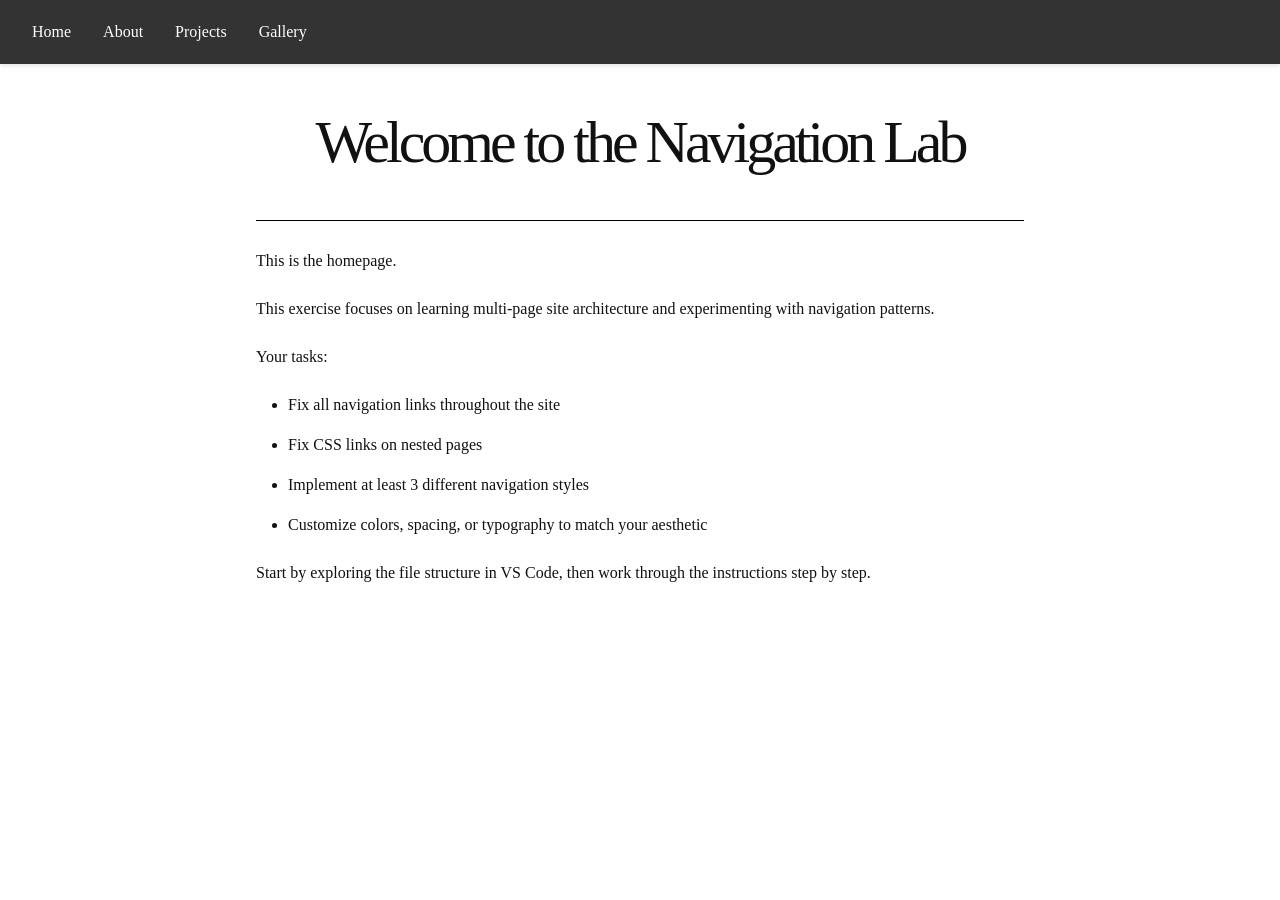
<file: week-06-exercise-01/index.html>
<!DOCTYPE html>
<html lang="en">

<head>
  <meta charset="UTF-8">
  <meta name="viewport" content="width=device-width, initial-scale=1.0">
  <title>Navigation Lab - Home</title>
  <link rel="stylesheet" href="css/style.css">
</head>

<body>

  <nav class="nav-horizontal">
    <ul>
      <li><a href="index.html">Home</a></li>
      <li><a href="about.html">About</a></li>
      <li><a href="projects/index.html">Projects</a></li>
      <li><a href="gallery/index.html">Gallery</a></li>
    </ul>
  </nav>

  <main>
    <h1>Welcome to the Navigation Lab</h1>

    <p>This is the homepage.</p>
    <p>This exercise focuses on learning multi-page site architecture and experimenting with navigation patterns.</p>

    <p>Your tasks:</p>
    <ul>
      <li>Fix all navigation links throughout the site</li>
      <li>Fix CSS links on nested pages</li>
      <li>Implement at least 3 different navigation styles</li>
      <li>Customize colors, spacing, or typography to match your aesthetic</li>
    </ul>

    <p>Start by exploring the file structure in VS Code, then work through the instructions step by step.</p>
  </main>

</body>

</html>
</file>
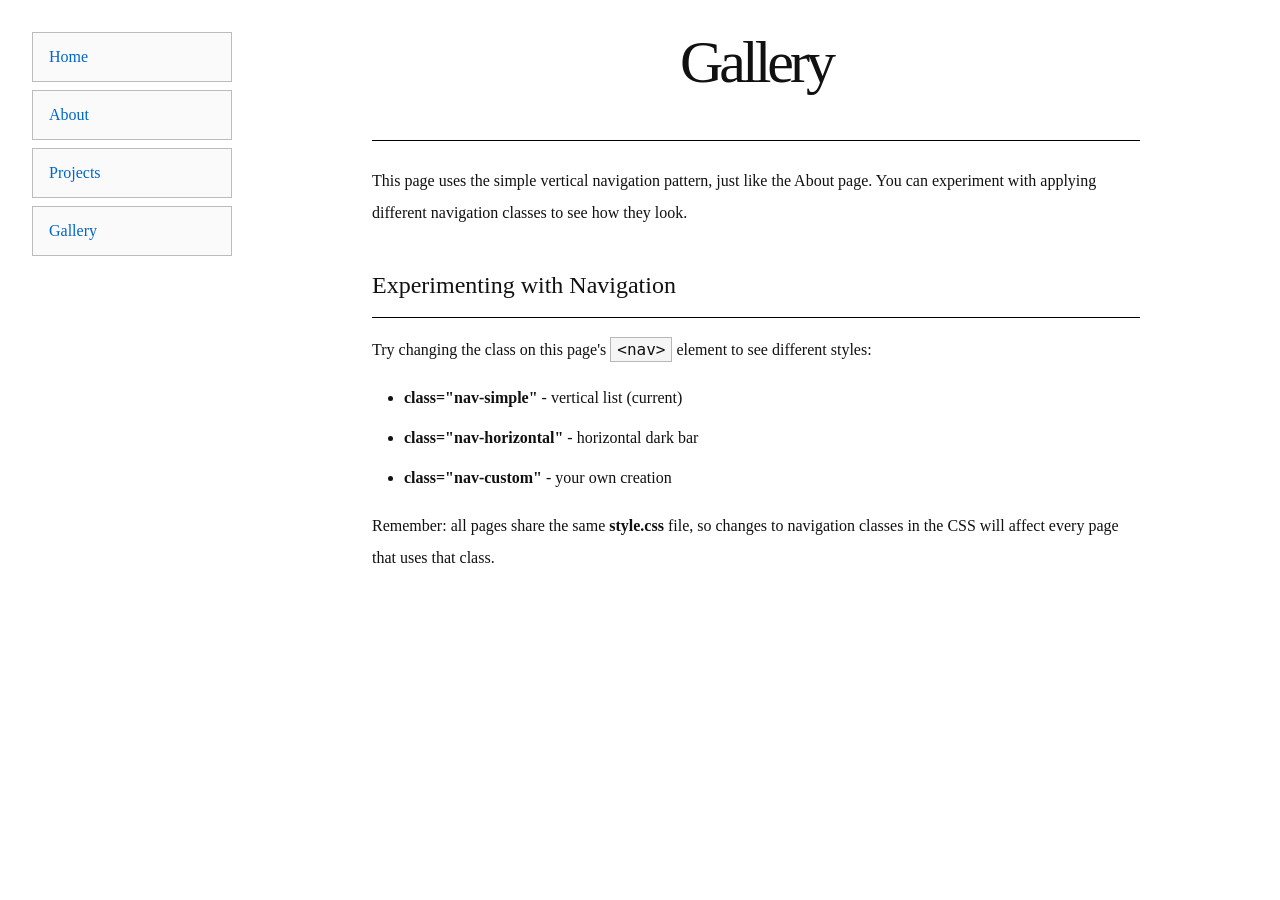
<file: week-06-exercise-01/gallery/index.html>
<!DOCTYPE html>
<html lang="en">

<head>
  <meta charset="UTF-8">
  <meta name="viewport" content="width=device-width, initial-scale=1.0">
  <title>Navigation Lab - Gallery</title>
  <link rel="stylesheet" href="../css/style.css">
</head>

<body>

  <nav class="nav-simple">
    <ul>
      <li><a href="../index.html">Home</a></li>
      <li><a href="../about.html">About</a></li>
      <li><a href="../projects/index.html">Projects</a></li>
      <li><a href="index.html">Gallery</a></li>
    </ul>
  </nav>

  <main>
    <h1>Gallery</h1>

    <p>This page uses the simple vertical navigation pattern, just like the About page. You can experiment with applying
      different navigation classes to see how they look.</p>

    <h2>Experimenting with Navigation</h2>

    <p>Try changing the class on this page's <code>&lt;nav&gt;</code> element to see different styles:</p>

    <ul>
      <li><strong>class="nav-simple"</strong> - vertical list (current)</li>
      <li><strong>class="nav-horizontal"</strong> - horizontal dark bar</li>
      <li><strong>class="nav-custom"</strong> - your own creation</li>
    </ul>

    <p>Remember: all pages share the same <strong>style.css</strong> file, so changes to navigation classes in the CSS
      will affect every page that uses that class.</p>
  </main>

</body>

</html>
</file>
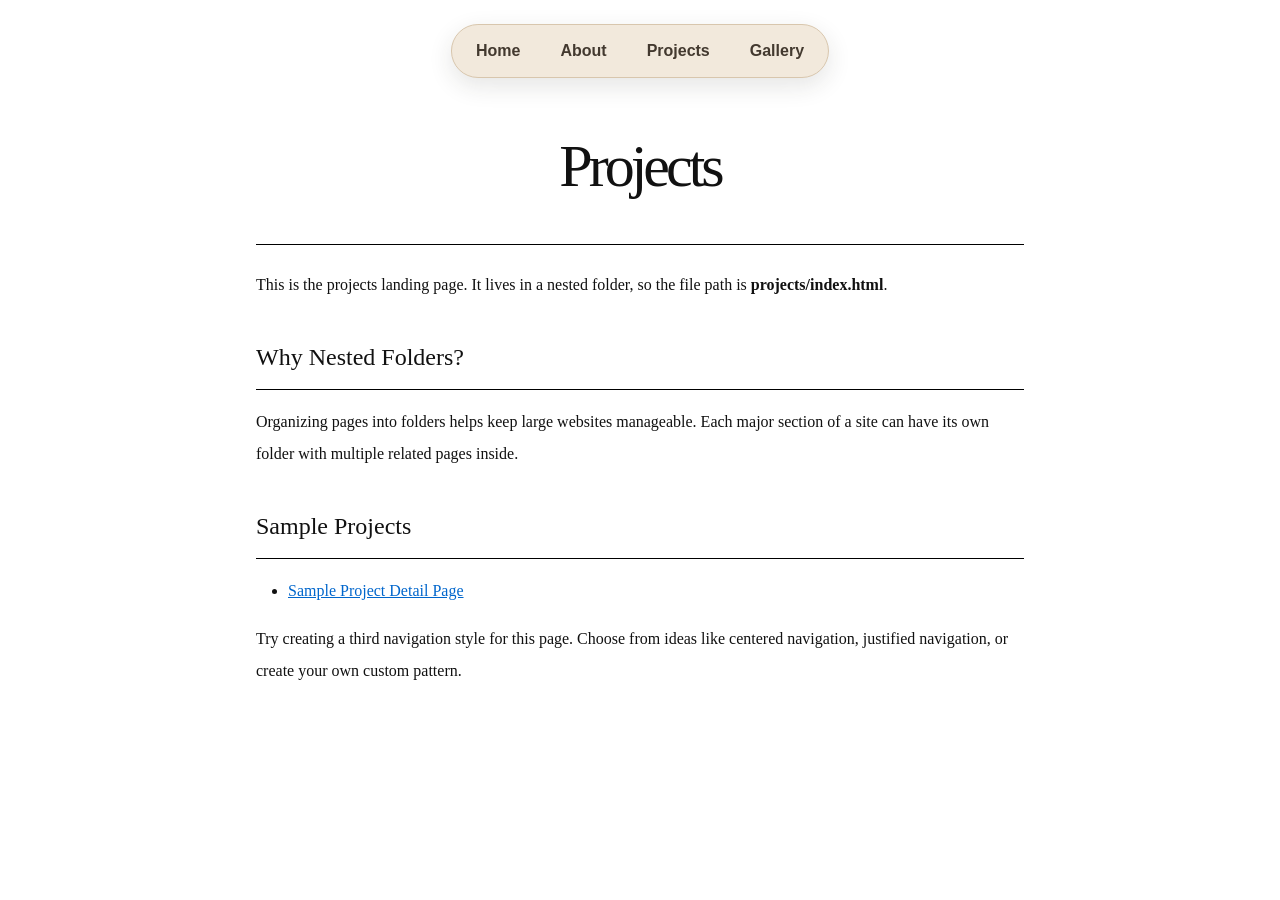
<file: week-06-exercise-01/projects/index.html>
<!DOCTYPE html>
<html lang="en">

<head>
  <meta charset="UTF-8">
  <meta name="viewport" content="width=device-width, initial-scale=1.0">
  <title>Navigation Lab - Projects</title>
  <link rel="stylesheet" href="../css/style.css">
</head>

<body>

  <nav class="nav-custom">
    <ul>
      <li><a href="../index.html">Home</a></li>
      <li><a href="../about.html">About</a></li>
      <li><a href="index.html">Projects</a></li>
      <li><a href="../gallery/index.html">Gallery</a></li>
    </ul>
  </nav>

  <main>
    <h1>Projects</h1>

    <p>This is the projects landing page. It lives in a nested folder, so the file path is
      <strong>projects/index.html</strong>.
    </p>

    <h2>Why Nested Folders?</h2>

    <p>Organizing pages into folders helps keep large websites manageable. Each major section of a site can have its own
      folder with multiple related pages inside.</p>

    <h2>Sample Projects</h2>

    <ul>
      <li><a href="project-detail.html">Sample Project Detail Page</a></li>
    </ul>

    <p>Try creating a third navigation style for this page. Choose from ideas like centered navigation, justified
      navigation, or create your own custom pattern.</p>
  </main>

</body>

</html>
</file>
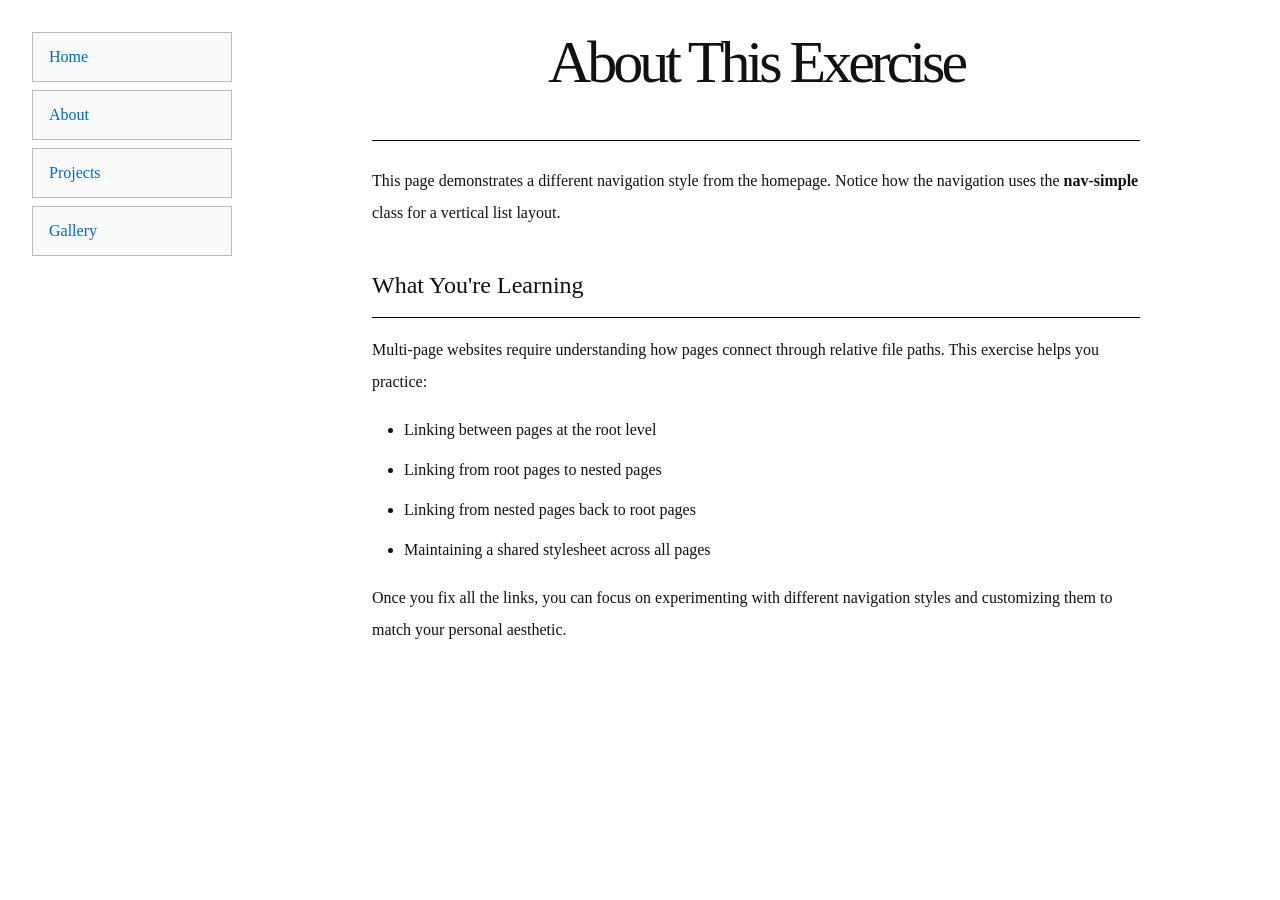
<file: week-06-exercise-01/about.html>
<!DOCTYPE html>
<html lang="en">

<head>
  <meta charset="UTF-8">
  <meta name="viewport" content="width=device-width, initial-scale=1.0">
  <title>Navigation Lab - About</title>
  <link rel="stylesheet" href="css/style.css">
</head>

<body>

  <nav class="nav-simple">
    <ul>
      <li><a href="index.html">Home</a></li>
      <li><a href="about.html">About</a></li>
      <li><a href="projects/index.html">Projects</a></li>
      <li><a href="gallery/index.html">Gallery</a></li>
    </ul>
  </nav>

  <main>
    <h1>About This Exercise</h1>

    <p>This page demonstrates a different navigation style from the homepage. Notice how the navigation uses the
      <strong>nav-simple</strong> class for a vertical list layout.
    </p>

    <h2>What You're Learning</h2>

    <p>Multi-page websites require understanding how pages connect through relative file paths. This exercise helps you
      practice:</p>

    <ul>
      <li>Linking between pages at the root level</li>
      <li>Linking from root pages to nested pages</li>
      <li>Linking from nested pages back to root pages</li>
      <li>Maintaining a shared stylesheet across all pages</li>
    </ul>

    <p>Once you fix all the links, you can focus on experimenting with different navigation styles and customizing them
      to match your personal aesthetic.</p>
  </main>

</body>

</html>
</file>
<file: project-01/style.css>
/* A shared palette keeps the whole page consistent. */
:root {
  --paper: #f5f3ee;
  --surface: #ffffff;
  --ink: #22231f;
  --muted: #62645d;
  --line: #d8d9cf;
  --accent: #a53325;
  --accent-dark: #7d251b;
  --sage: #e4e8dc;
  --serif: "Fraunces", Georgia, serif;
  --sans: "DM Sans", Arial, sans-serif;
}

* { box-sizing: border-box; }
html { scroll-behavior: smooth; scroll-padding-top: 28px; }
body { margin: 0; background: var(--paper); color: var(--ink); font-family: var(--sans); font-size: 16px; line-height: 1.7; }
a { color: inherit; }
img { display: block; max-width: 100%; }
h1, h2, h3, p { margin-top: 0; }
h1, h2 { font-family: var(--serif); font-weight: 500; }
h2 { margin: 12px 0 0; font-size: clamp(2rem, 3.2vw, 3rem); line-height: 1.15; letter-spacing: -.035em; }
h3 { font-size: 1.2rem; line-height: 1.35; }
:focus-visible { outline: 3px solid var(--accent); outline-offset: 6px; }
.page-width { width: min(1160px, calc(100% - 80px)); margin-inline: auto; }
.skip-link { position: absolute; z-index: 5; top: 12px; left: 12px; padding: 12px 18px; background: var(--ink); color: white; transform: translateY(-160%); }
.skip-link:focus { transform: translateY(0); }

/* Flexbox arranges the navigation, hero, content rows, and project cards. */
.site-header { display: flex; justify-content: space-between; align-items: center; gap: 24px; min-height: 104px; border-bottom: 1px solid var(--line); }
.wordmark { text-decoration: none; font-size: 1.65rem; font-weight: 700; letter-spacing: -.1em; }
.wordmark span, .accent { color: var(--accent); }
.nav-list { display: flex; flex-wrap: wrap; gap: 30px; padding: 0; margin: 0; list-style: none; }
.nav-list a { display: inline-block; padding: 8px 0; text-decoration: none; font-size: .875rem; font-weight: 500; border-bottom: 1px solid transparent; transition: color .2s ease, border-color .2s ease; }
.nav-list a:hover { color: var(--accent); border-bottom-color: var(--accent); }
.hero { display: flex; align-items: center; gap: 80px; padding: 80px 0 88px; }
.hero-copy { flex: 1.6; min-width: 0; }
.eyebrow, .section-number, .project-category, .note-index, .skill-tag { font-size: .69rem; letter-spacing: .13em; text-transform: uppercase; font-weight: 600; }
.eyebrow { color: var(--accent); margin-bottom: 20px; }
h1 { margin-bottom: 24px; font-size: clamp(3.5rem, 6.8vw, 6rem); line-height: 1.03; letter-spacing: -.055em; }
.hero-intro { max-width: 560px; font-size: clamp(1.6rem, 2.6vw, 2.25rem); line-height: 1.35; letter-spacing: -.035em; }
.hero-intro em { font-family: var(--serif); font-style: normal; color: var(--accent); }
.hero-description { max-width: 460px; margin-bottom: 32px; color: var(--muted); }
.button { display: inline-flex; align-items: center; justify-content: space-between; gap: 38px; padding: 14px 22px; background: var(--accent); color: white; border: 1px solid var(--accent); text-decoration: none; font-size: .875rem; font-weight: 600; transition: background .2s ease, transform .2s ease, box-shadow .2s ease; }
.button:hover { background: var(--accent-dark); transform: translateY(-3px); box-shadow: 0 7px 0 #a5332520; }
.field-note { position: relative; flex: 1; align-self: stretch; min-height: 414px; max-width: 380px; padding: 30px; display: flex; flex-direction: column; justify-content: space-between; overflow: hidden; background: var(--sage); border: 1px solid #cbd1c1; }
.note-index { color: #555e49; }
.orbit { position: absolute; width: 220px; height: 220px; border: 1px solid #8d997e; border-radius: 50%; right: -25px; top: 66px; }
.orbit::before, .orbit::after { content: ""; position: absolute; border: 1px solid #8d997e; border-radius: 50%; inset: 22px; }
.orbit::after { inset: 46px; }
.orbit-core { position: absolute; inset: 0; display: flex; align-items: center; justify-content: center; font-family: var(--serif); font-size: 4rem; color: #536146; }
.orbit-dot { position: absolute; width: 20px; height: 20px; background: var(--accent); border: 4px solid var(--sage); border-radius: 50%; left: 15px; top: 25px; }
.note-bottom { position: relative; margin-top: 236px; }
.note-bottom .eyebrow { color: #555e49; margin-bottom: 8px; }
.note-bottom > p:last-child { font-family: var(--serif); font-size: 1.8rem; line-height: 1.2; margin-bottom: 0; }
.note-year { position: absolute; right: 24px; bottom: 24px; color: #555e49; font-size: .7rem; writing-mode: vertical-rl; letter-spacing: .15em; }

.section-block { border-top: 1px solid var(--line); padding: 60px 0 72px; }
.section-number { color: var(--accent); }
.about { display: flex; gap: 80px; }
.about .section-heading { flex: 1; }
.about-copy { flex: 1.5; color: var(--muted); }
.about-copy p:last-child { margin-bottom: 0; }
.large-copy { font-size: 1.35rem; line-height: 1.5; color: var(--ink); }
.section-heading-wide { display: flex; justify-content: space-between; align-items: flex-end; gap: 24px; margin-bottom: 36px; }
.section-heading-wide > p { margin-bottom: 0; color: var(--muted); font-size: .875rem; }
.skills-list { display: flex; gap: 18px; }
.skill-card { flex: 1; min-width: 0; padding: 28px; border: 1px solid var(--line); transition: background .25s ease, border-color .25s ease, transform .25s ease; }
.skill-card:hover { background: var(--surface); border-color: #9eaa91; transform: translateY(-4px); }
.skill-icon { display: block; margin-bottom: 24px; font-size: 1.8rem; line-height: 1; color: var(--accent); }
.skill-card h3 { margin-bottom: 12px; }
.skill-card p { color: var(--muted); font-size: .9rem; margin-bottom: 24px; }
.skill-tag { color: var(--muted); font-size: .61rem; letter-spacing: .1em; }
.projects-list { display: flex; align-items: stretch; gap: 24px; }
.project-card { flex: 1; min-width: 0; border: 1px solid var(--line); background: var(--surface); transition: transform .25s ease, box-shadow .25s ease, border-color .25s ease; }
.project-card:hover { transform: translateY(-6px); border-color: #a7ab9e; box-shadow: 0 14px 28px #22231f0d; }
.project-link { display: flex; flex-direction: column; height: 100%; text-decoration: none; }
.project-image { overflow: hidden; border-bottom: 1px solid var(--line); }
.project-image img { width: 100%; height: auto; aspect-ratio: 10 / 7; object-fit: cover; }
.project-body { display: flex; flex-direction: column; flex: 1; padding: 24px; }
.project-category { font-size: .6rem; color: var(--muted); letter-spacing: .09em; margin-bottom: 12px; }
.project-body h3 { display: flex; justify-content: space-between; gap: 12px; margin-bottom: 12px; }
.project-body h3 span { color: var(--accent); font-weight: 400; }
.project-body p { color: var(--muted); font-size: .875rem; margin-bottom: 24px; }
.text-link { margin-top: auto; font-size: .8rem; font-weight: 600; color: var(--accent); text-decoration: underline; text-underline-offset: 5px; }

.site-footer { margin-top: 8px; padding: 64px 0 24px; background: var(--ink); color: var(--paper); }
.contact-row { display: flex; align-items: center; justify-content: space-between; gap: 40px; margin-bottom: 60px; }
.site-footer .section-number { color: #dbab9a; }
.site-footer h2 { font-size: clamp(2rem, 3vw, 2.75rem); }
.contact-row p { margin: 18px 0 0; color: #c1c5ba; }
.button-light { flex-shrink: 0; background: var(--paper); color: var(--ink); border-color: var(--paper); }
.button-light:hover { background: var(--sage); box-shadow: 0 7px 0 #ffffff15; }
.footer-bottom { display: flex; align-items: center; flex-wrap: wrap; gap: 20px 36px; padding-top: 24px; border-top: 1px solid #484b43; font-size: .75rem; color: #c1c5ba; }
.footer-bottom p { margin: 0 auto 0 0; }
.footer-bottom a { padding: 6px 0; text-decoration: none; transition: color .2s ease, text-decoration-color .2s ease; }
.footer-bottom a:hover { color: white; text-decoration: underline; text-underline-offset: 5px; }

/* Tablet: preserve comfortable text widths and allow the cards to wrap. */
@media (max-width: 960px) {
  .page-width { width: calc(100% - 48px); }
  .hero, .about { gap: 40px; }
  .hero { padding: 64px 0; }
  .field-note { min-width: 230px; padding: 24px; }
  .skills-list, .projects-list { flex-wrap: wrap; }
  .skill-card, .project-card { flex: 1 1 260px; }
  .contact-row { align-items: flex-start; flex-direction: column; gap: 24px; }
}

/* Mobile: stack sections and keep navigation and buttons easy to use. */
@media (max-width: 600px) {
  .page-width { width: calc(100% - 36px); }
  .site-header { align-items: flex-start; flex-direction: column; gap: 8px; padding: 20px 0 16px; }
  .nav-list { gap: 24px; }
  .nav-list a { min-height: 44px; font-size: .8rem; }
  .hero { flex-direction: column; align-items: stretch; gap: 36px; padding: 44px 0; }
  .hero-intro { font-size: 1.6rem; }
  .field-note { min-height: 260px; max-width: none; }
  .note-bottom { margin-top: 120px; }
  .orbit { top: 22px; right: -28px; width: 200px; height: 200px; }
  .note-bottom > p:last-child { font-size: 1.65rem; max-width: 165px; }
  .section-block { padding: 40px 0 44px; }
  .about { flex-direction: column; gap: 26px; }
  .section-heading-wide { align-items: flex-start; flex-direction: column; gap: 16px; margin-bottom: 26px; }
  .section-heading-wide > p br { display: none; }
  .skills-list, .projects-list { flex-direction: column; gap: 18px; }
  .skill-card, .project-card { flex-basis: auto; }
  .skill-card { padding: 24px; }
  .skill-icon { margin-bottom: 18px; }
  .site-footer { padding-top: 44px; }
  .contact-row { margin-bottom: 40px; }
  .footer-bottom { gap: 8px 24px; }
  .footer-bottom p { flex-basis: 100%; }
}

/* Honor reduced-motion preferences while keeping all content accessible. */
@media (prefers-reduced-motion: reduce) {
  html { scroll-behavior: auto; }
  *, *::before, *::after { transition: none !important; }
  .button:hover, .skill-card:hover, .project-card:hover { transform: none; }
}

.contact-email { display: inline-block; margin-top: 12px; text-underline-offset: 5px; transition: color .2s ease; overflow-wrap: anywhere; }
.contact-email:hover { color: #f3bdab; }

.skill-details { margin: -8px 0 20px; padding-left: 18px; color: var(--muted); font-size: .85rem; line-height: 1.7; }
</file>
<file: week-03-excercise-01/style.css>
* {
    box-sizing: border-box;
}

body {
    font-family: 'Franklin Gothic Medium', 'Arial Narrow', Arial, sans-serif;
    background-color: #9b9999;
    margin: 0;
    padding: 24px;
}

.card {
    max-width: 600px;
    margin: 0 auto;
    padding: 24px;
    background-color: #f1250a;
    border: 10px solid #f0f4f5;
}

.card h1 {
    color: #f88706;
    font-size: large;
    margin: 0 0 16px;
}

.card p {
    color: #000000;
    margin: 0;
}
</file>
<file: week-04-excercise-01/style.css>
* {
    box-sizing: border-box;
}

html,
body {
    min-height: 100vh;
    margin: 0;
    background-color: #000a0c;
}

body {
    font-family: "Times New Roman", serif;
    line-height: 2;
    display: flex;
    justify-content: center;
    align-items: flex-start;
    padding: 38px 0;
    background-color: #626464;
}

main {
    max-width: 800px;
    width: 90%;
    padding: 16px;
    border: 1px solid rgba(11, 255, 255, 0.877);
}

h1 {
    font-weight: bolder;
    font-size: 52px;
    line-height: 1em;
    margin-top: 48px;
    margin-bottom: 48px;
    text-align: center;
    background-color: #626464;

}

h2 {
    font-size: 24px;
    margin-top: 48px;
    margin-bottom: 16px;
    border-bottom: 1px solid rgb(248, 247, 250);
    padding-bottom: 16px;
    background-color: #626464;
}

p {
    margin-bottom: 16px;
}

.screenshot-container {
    margin: 32px 0;
    padding: 16px;
    border: 1px solid rgb(143, 19, 19);
    text-align: center;
}

.screenshot-container img {
    max-width: 100%;
    height: auto;
    display: block;
    margin: 0 auto;
    border: 1px solid rgba(206, 16, 16, 0.25);
}
</file>
<file: week-04-excercise-02/style.css>
* {
    box-sizing: border-box;
}

html,
body {
    min-height: 100vh;
    margin: 0;
    background-color: #000a0c;
}

body {
    font-family: "Times New Roman", serif;
    line-height: 2;
    display: flex;
    justify-content: center;
    align-items: flex-start;
    padding: 32px 0;
  background-color: #000a0c;
}

main {
    max-width: 1200px;
    width: 90%;
    padding: 16px;
    border: 1px solid #64d6f3;
     background-color: #626464;
}

h1 {
    font-weight: normal;
    font-size: 48px;
    line-height: 1em;
    margin-top: 48px;
    margin-bottom: 48px;
    text-align: center;
    color: #000a0c;
   
}

main>p {
    margin-bottom: 32px;
    text-align: center;
    max-width: 800px;
    margin-left: auto;
    margin-right: auto;
  
}

.collection-grid {
    margin: 48px 0;
    display:flex;
    flex-wrap: wrap;
    gap: 32px;
    justify-content: center;
}

.collection-card {
    border: 1px solid rgba(0, 0, 0, 0.25);
    background-color: #626464;
    padding: 16px;
    width: 300px;
    flex: 1 1 300px;
}

.collection-card img {
    width: 100%;
    height: auto;
    display: block;
    border: 1px solid rgba(0, 0, 0, 0.25);
    margin-bottom: 16px;
    flex-shrink: 0;
    flex-grow: 0;
}

.collection-card h2 {
    font-size: 24px;
    font-weight: bold;
    margin-top: 0;
    margin-bottom: 16px;
    line-height: 1.2;
}

.collection-card .details {
    font-size: 14px;
    color: #626464;
    margin-bottom: 16px;
    font-style: italic;
    background-color: #64d6f3;
}

.collection-card .description {
    font-size: 16px;
    margin-bottom: 0;
    line-height: 1.6;
     background-color: #626464;
     
}
/*background-color: #64d6f3;
</file>
<file: week-05-excercise-01/style.css>
:root {
    --button-font: "Times New Roman", serif;
    --purple: #6025a0;
    --purple-dark: #421774;
    --blue: #163c66;
    --blue-bright: #235891;
    --teal: #0f766e;
    --teal-dark: #115e59;
    --clay: #9e3d14;
    --clay-dark: #823214;
    --clay-shadow: #6b2710;
}

* {
    margin: 0;
    padding: 0;
    box-sizing: border-box;
}

body {
    font-family: "Times New Roman", serif;
    line-height: 2;
    background-color: #fafafa;
    color: #1F2937;
    padding: 32px 16px;
}

.container {
    max-width: 800px;
    margin: 0 auto;
    display: flex;
    flex-direction: column;
    gap: 48px;
}

h1 {
    font-size: 48px;
    line-height: 1em;
    font-weight: normal;
    text-align: center;
    margin-bottom: 16px;
}

.subtitle {
    text-align: center;
    font-size: 16px;
    color: #6B7280;
    margin-bottom: 0;
}

.back-link {
    display: inline-block;
    margin-bottom: 24px;
    color: #1F2937;
    text-underline-offset: 4px;
    transition: color 0.2s ease;
}

.back-link:hover {
    color: #0066CC;
}

footer {
    text-align: center;
}

h2 {
    font-size: 24px;
    font-weight: normal;
    border-bottom: 1px solid rgba(0, 0, 0, 1);
    padding-bottom: 8px;
    margin-bottom: 16px;
}

.button-section {
    padding: 32px;
    background-color: #ffffff;
    border: 1px solid rgba(0, 0, 0, 0.25);
}

.button-section p {
    font-size: 16px;
    margin-bottom: 24px;
}

button {
    font-family: "Times New Roman", serif;
    font-size: 16px;
    cursor: pointer;
    border-radius: 0;
    max-width: 100%;
}

/* A visible focus ring makes every example accessible from the keyboard. */
:focus-visible {
    outline: 3px solid #111827;
    outline-offset: 6px;
}

.button-01 {
    background-color: #0066CC;
    color: #ffffff;
    padding: 16px 32px;
    border: 2px solid #0066CC;
    transition: background-color 0.3s ease, color 0.3s ease, border-color 0.3s ease;
}

.button-01:hover,
.button-01:focus-visible {
    background-color: #ffffff;
    color: #0066CC;
    border-color: #0066CC;
}

.button-02 {
    background-color: #0e6027;
    color: #ffffff;
    padding: 16px 32px;
    border: 2px solid #0e6027;
    transition: transform 0.3s ease, box-shadow 0.3s ease;
}

.button-02:hover,
.button-02:focus-visible {
    transform: translateY(-4px);
    box-shadow: 0 8px 16px rgba(0, 0, 0, 0.2);
}

/* 03: Animate the gradient's position, text color, and border color. */
.button-03 {
    background-color: #ffffff;
    background-image: linear-gradient(90deg, var(--purple) 50%, #ffffff 50%);
    background-size: 210% 100%;
    background-position: right center;
    color: var(--purple);
    padding: 16px 32px;
    border: 2px solid var(--purple);
    font-family: var(--button-font);
    transition: background-position 0.5s ease-in-out, color 0.5s ease-in-out, border-color 0.5s ease-in-out;
}

.button-03:hover,
.button-03:focus-visible {
    background-position: left center;
    color: #ffffff;
    border-color: var(--purple-dark);
}

/* 04: A quick scale and color change without moving nearby content. */
.button-04 {
    background-color: var(--blue);
    color: #ffffff;
    padding: 16px 32px;
    border: 2px solid var(--blue);
    font-family: var(--button-font);
    transform: scale(1);
    transition: transform 0.2s ease, background-color 0.2s ease, border-color 0.2s ease;
}

.button-04:hover,
.button-04:focus-visible {
    transform: scale(1.06);
    background-color: var(--blue-bright);
    border-color: var(--blue-bright);
}

/* 05: An evenly timed border, shadow, and text-color transition. */
.button-05 {
    background-color: #ffffff;
    color: var(--teal);
    padding: 16px 32px;
    border: 2px solid #b5ccc7;
    font-family: var(--button-font);
    box-shadow: 0 0 0 0 rgba(15, 118, 110, 0);
    transition: border-color 0.3s linear, box-shadow 0.3s linear, color 0.3s linear;
}

.button-05:hover,
.button-05:focus-visible {
    border-color: var(--teal);
    box-shadow: 0 0 0 6px rgba(15, 118, 110, 0.16);
    color: var(--teal-dark);
}

/* 06: The button moves toward its shadow to create a pressed-key effect. */
.button-06 {
    background-color: var(--clay);
    color: #ffffff;
    padding: 16px 32px;
    border: 2px solid var(--clay-shadow);
    font-family: var(--button-font);
    transform: translateY(0);
    box-shadow: 0 6px 0 var(--clay-shadow);
    transition: transform 0.15s ease-out, box-shadow 0.15s ease-out, background-color 0.15s ease-out;
}

.button-06:hover,
.button-06:focus-visible {
    transform: translateY(4px);
    box-shadow: 0 2px 0 var(--clay-shadow);
    background-color: var(--clay-dark);
}

@media (max-width: 480px) {
    .container {
        gap: 28px;
    }

    h1 {
        font-size: 36px;
    }

    .button-section {
        padding: 24px 20px;
    }
}

/* Keep the visual states, but skip animation when reduced motion is preferred. */
@media (prefers-reduced-motion: reduce) {
    button,
    .back-link {
        transition: none;
    }
}
</file>
<file: week-06-exercise-01/css/style.css>
* {
  margin: 0;
  padding: 0;
  box-sizing: border-box;
}

body {
  font-family: "Times New Roman", serif;
  font-size: 16px;
  line-height: 2;
  color: #111111;
  background-color: #ffffff;
  display: flex;
  justify-content: center;
  align-items: flex-start;
  min-height: 100vh;
  padding: 32px 0;
}

main {
  max-width: 800px;
  width: 100%;
  padding: 0 16px;
}

h1 {
  font-size: 3.75rem;
  font-weight: normal;
  line-height: 1em;
  letter-spacing: -0.25rem;
  text-align: center;
  margin-bottom: 24px;
  padding-bottom: 48px;
  border-bottom: 1px solid rgba(0, 0, 0, 1);
}

h2 {
  font-size: 24px;
  font-weight: normal;
  margin-top: 32px;
  margin-bottom: 16px;
  padding-bottom: 8px;
  border-bottom: 1px solid rgba(0, 0, 0, 1);
}

p {
  margin-bottom: 16px;
}

ul {
  margin-left: 32px;
  margin-bottom: 16px;
}

li {
  margin-bottom: 8px;
}

a {
  color: #0066CC;
  text-decoration: underline;
}

a:hover {
  color: #004499;
}

code {
  font-family: monospace;
  background-color: #f5f5f5;
  padding: 2px 6px;
  border: 1px solid rgba(0, 0, 0, 0.25);
}

.nav-simple {
  position: fixed;
  left: 32px;
  top: 32px;
  width: 200px;
}

.nav-simple ul {
  list-style: none;
  margin: 0;
  padding: 0;
}

.nav-simple li {
  margin-bottom: 8px;
}

.nav-simple a {
  display: block;
  padding: 8px 16px;
  color: #0066CC;
  text-decoration: none;
  background-color: #fafafa;
  border: 1px solid rgba(0, 0, 0, 0.25);
  transition: background-color 0.3s ease, color 0.3s ease;
}

.nav-simple a:hover {
  background-color: #0066CC;
  color: #ffffff;
}

.nav-simple+main {
  margin-left: 232px;
}

.nav-horizontal {
  position: fixed;
  top: 0;
  left: 0;
  right: 0;
  background-color: #333333;
  padding: 0 32px;
  box-shadow: 0 2px 4px rgba(0, 0, 0, 0.1);
  z-index: 1000;
}

.nav-horizontal ul {
  list-style: none;
  margin: 0;
  padding: 0;
  display: flex;
  gap: 32px;
}

.nav-horizontal li {
  margin-bottom: 0;
}

.nav-horizontal a {
  display: block;
  padding: 16px 0;
  color: #ffffff;
  text-decoration: none;
  transition: color 0.3s ease;
}

.nav-horizontal a:hover {
  color: #0066CC;
}

.nav-horizontal+main {
  margin-top: 80px;
}

.nav-custom {
  position: fixed;
  top: 24px;
  left: 50%;
  transform: translateX(-50%);
  width: max-content;
  max-width: calc(100% - 32px);
  padding: 6px;
  background-color: #f2e9dc;
  border: 1px solid #d8c6ad;
  border-radius: 999px;
  box-shadow: 0 8px 24px rgba(44, 39, 34, 0.12);
  z-index: 1000;
}

.nav-custom ul {
  list-style: none;
  margin: 0;
  padding: 0;
  display: flex;
  align-items: center;
  gap: 4px;
}

.nav-custom li {
  margin: 0;
}

.nav-custom a {
  display: block;
  padding: 10px 18px;
  border-radius: 999px;
  color: #43392f;
  font-family: Arial, sans-serif;
  font-weight: 600;
  line-height: 1.25;
  text-decoration: none;
  transition: background-color 0.2s ease, color 0.2s ease, transform 0.2s ease;
}

.nav-custom a:hover {
  color: #ffffff;
  background-color: #b65b3b;
  transform: translateY(-1px);
}

.nav-custom a:focus-visible,
.nav-simple a:focus-visible,
.nav-horizontal a:focus-visible {
  outline: 3px solid #e6a94f;
  outline-offset: 3px;
}

.nav-custom + main {
  margin-top: 104px;
}

@media (max-width: 640px) {
  body {
    display: block;
    padding: 96px 16px 24px;
  }

  main {
    margin: 0 auto !important;
  }

  .nav-simple {
    top: 16px;
    left: 16px;
    right: 16px;
    width: auto;
    padding: 8px;
    background-color: #ffffff;
    border: 1px solid rgba(0, 0, 0, 0.15);
    border-radius: 8px;
    z-index: 1000;
  }

  .nav-simple ul {
    display: flex;
    flex-wrap: wrap;
    gap: 4px;
  }

  .nav-simple li {
    margin: 0;
  }

  .nav-simple a {
    padding: 8px 10px;
    border: 0;
    border-radius: 4px;
  }

  .nav-simple + main,
  .nav-horizontal + main,
  .nav-custom + main {
    margin: 0 auto;
  }

  .nav-horizontal {
    padding: 0 16px;
  }

  .nav-horizontal ul {
    justify-content: center;
    gap: 16px;
    flex-wrap: wrap;
  }

  .nav-horizontal a {
    padding: 12px 0;
  }

  .nav-custom {
    top: 16px;
  }

  .nav-custom ul {
    justify-content: center;
    flex-wrap: wrap;
  }

  .nav-custom a {
    padding: 9px 12px;
  }
}
</file>
